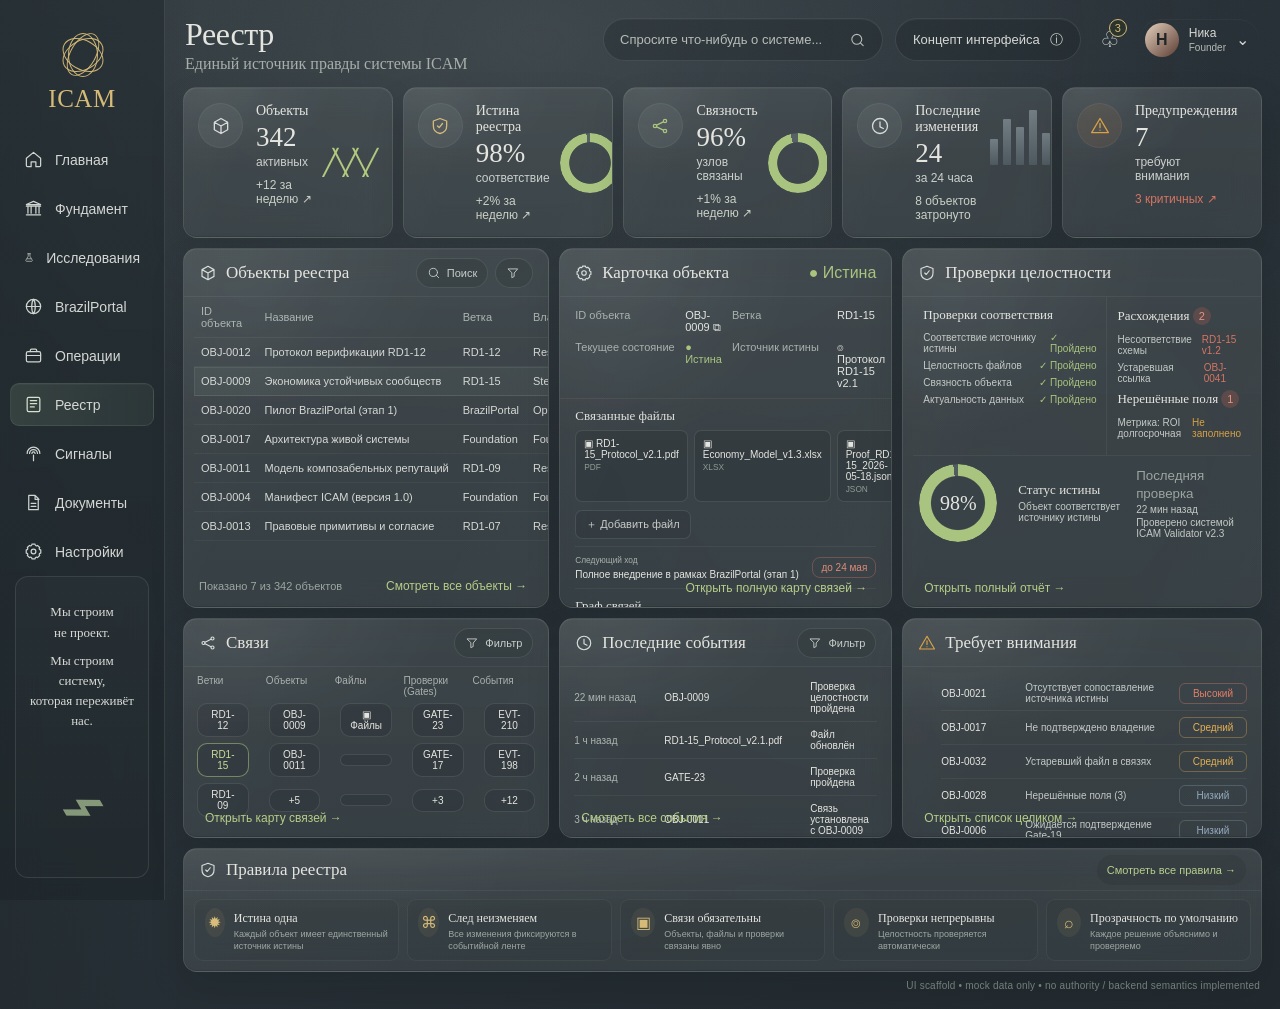
<file: registry/index.html>
<!doctype html>
<html lang="ru">
<head>
  <meta charset="utf-8" />
  <meta name="viewport" content="width=device-width, initial-scale=1" />
  <title>ICAM Founder Panel — Реестр</title>
  <link rel="stylesheet" href="styles.css" />
</head>
<body>
  <svg class="svg-sprite" aria-hidden="true">
    <symbol id="i-home" viewBox="0 0 24 24"><path d="M3 10.5 12 3l9 7.5v9a1.5 1.5 0 0 1-1.5 1.5H15v-6H9v6H4.5A1.5 1.5 0 0 1 3 19.5z"/></symbol>
    <symbol id="i-bank" viewBox="0 0 24 24"><path d="M3 9h18M5 9v9m4-9v9m6-9v9m4-9v9M3 20h18M12 3l9 4H3z"/></symbol>
    <symbol id="i-flask" viewBox="0 0 24 24"><path d="M9 3h6M10 3v6l-5.5 9.2A1.8 1.8 0 0 0 6 21h12a1.8 1.8 0 0 0 1.5-2.8L14 9V3M7.5 15h9"/></symbol>
    <symbol id="i-globe" viewBox="0 0 24 24"><circle cx="12" cy="12" r="9"/><path d="M3 12h18M12 3c3 3.5 3 14.5 0 18M12 3c-3 3.5-3 14.5 0 18"/></symbol>
    <symbol id="i-brief" viewBox="0 0 24 24"><rect x="3" y="7" width="18" height="13" rx="2"/><path d="M8 7V5.5A1.5 1.5 0 0 1 9.5 4h5A1.5 1.5 0 0 1 16 5.5V7M3 12h18"/></symbol>
    <symbol id="i-reg" viewBox="0 0 24 24"><rect x="4" y="3" width="16" height="18" rx="2"/><path d="M8 7h8M8 11h8M8 15h5"/></symbol>
    <symbol id="i-signal" viewBox="0 0 24 24"><path d="M4 12a8 8 0 0 1 16 0M7 12a5 5 0 0 1 10 0M10 12a2 2 0 0 1 4 0M12 14v7"/></symbol>
    <symbol id="i-doc" viewBox="0 0 24 24"><path d="M6 3h8l4 4v14H6zM14 3v5h5M9 13h6M9 17h6"/></symbol>
    <symbol id="i-gear" viewBox="0 0 24 24"><circle cx="12" cy="12" r="3"/><path d="M19.4 15a1.7 1.7 0 0 0 .3 1.9l.1.1-2.8 2.8-.1-.1a1.7 1.7 0 0 0-1.9-.3 1.7 1.7 0 0 0-1 1.6v.2h-4V21a1.7 1.7 0 0 0-1-1.6 1.7 1.7 0 0 0-1.9.3l-.1.1L4.2 17l.1-.1A1.7 1.7 0 0 0 4.6 15 1.7 1.7 0 0 0 3 14H2.8v-4H3a1.7 1.7 0 0 0 1.6-1 1.7 1.7 0 0 0-.3-1.9L4.2 7 7 4.2l.1.1A1.7 1.7 0 0 0 9 4.6 1.7 1.7 0 0 0 10 3V2.8h4V3a1.7 1.7 0 0 0 1 1.6 1.7 1.7 0 0 0 1.9-.3l.1-.1L19.8 7l-.1.1a1.7 1.7 0 0 0-.3 1.9 1.7 1.7 0 0 0 1.6 1h.2v4H21a1.7 1.7 0 0 0-1.6 1z"/></symbol>
    <symbol id="i-cube" viewBox="0 0 24 24"><path d="m12 3 8 4.5v9L12 21l-8-4.5v-9zM4 7.5l8 4.5 8-4.5M12 12v9"/></symbol>
    <symbol id="i-shield" viewBox="0 0 24 24"><path d="M12 3 20 6v6c0 5-3.2 8-8 9-4.8-1-8-4-8-9V6z"/><path d="m9 12 2 2 4-5"/></symbol>
    <symbol id="i-node" viewBox="0 0 24 24"><circle cx="6" cy="12" r="2"/><circle cx="18" cy="6" r="2"/><circle cx="18" cy="18" r="2"/><path d="m8 11 8-4M8 13l8 4"/></symbol>
    <symbol id="i-clock" viewBox="0 0 24 24"><circle cx="12" cy="12" r="9"/><path d="M12 7v6l4 2"/></symbol>
    <symbol id="i-alert" viewBox="0 0 24 24"><path d="M12 3 22 20H2z"/><path d="M12 9v5M12 17h.01"/></symbol>
    <symbol id="i-search" viewBox="0 0 24 24"><circle cx="11" cy="11" r="7"/><path d="m20 20-4-4"/></symbol>
    <symbol id="i-filter" viewBox="0 0 24 24"><path d="M4 5h16l-6 7v6l-4 2v-8z"/></symbol>
    <symbol id="i-link" viewBox="0 0 24 24"><path d="M10 13a5 5 0 0 0 7.1 0l2-2a5 5 0 0 0-7.1-7.1l-1.1 1.1M14 11a5 5 0 0 0-7.1 0l-2 2A5 5 0 0 0 12 20.1l1.1-1.1"/></symbol>
  </svg>

  <div class="app-shell">
    <aside class="sidebar">
      <div class="brand">
        <div class="brand-mark" aria-label="ICAM logo"><span></span><span></span><span></span><span></span></div>
        <div class="brand-word">ICAM</div>
      </div>

      <nav class="nav">
        <a href="#"><svg><use href="#i-home"/></svg><span>Главная</span></a>
        <a href="#"><svg><use href="#i-bank"/></svg><span>Фундамент</span></a>
        <a href="#"><svg><use href="#i-flask"/></svg><span>Исследования</span></a>
        <a href="#"><svg><use href="#i-globe"/></svg><span>BrazilPortal</span></a>
        <a href="#"><svg><use href="#i-brief"/></svg><span>Операции</span></a>
        <a class="active" href="#"><svg><use href="#i-reg"/></svg><span>Реестр</span></a>
        <a href="#"><svg><use href="#i-signal"/></svg><span>Сигналы</span></a>
        <a href="#"><svg><use href="#i-doc"/></svg><span>Документы</span></a>
        <a href="#"><svg><use href="#i-gear"/></svg><span>Настройки</span></a>
      </nav>

      <div class="manifesto">
        <p>Мы строим<br>не проект.</p>
        <p>Мы строим систему,<br>которая переживёт нас.</p>
        <div class="leaf-art">⌁</div>
      </div>
    </aside>

    <main class="main">
      <header class="topbar">
        <div>
          <h1>Реестр</h1>
          <p>Единый источник правды системы ICAM</p>
        </div>
        <div class="top-actions">
          <button class="search-pill"><span>Спросите что-нибудь о системе...</span><svg><use href="#i-search"/></svg></button>
          <button class="concept-pill">Концепт интерфейса <span>ⓘ</span></button>
          <button class="bell" aria-label="Уведомления">♧<b>3</b></button>
          <button class="profile"><span class="avatar">Н</span><span><strong>Ника</strong><small>Founder</small></span><span>⌄</span></button>
        </div>
      </header>

      <section class="kpis">
        <article class="kpi card"><div class="kpi-icon"><svg><use href="#i-cube"/></svg></div><div><span>Объекты</span><strong>342</strong><small>активных</small><em>+12 за неделю ↗</em></div><div class="spark">╱╲╱╲╱</div></article>
        <article class="kpi card"><div class="kpi-icon gold"><svg><use href="#i-shield"/></svg></div><div><span>Истина реестра</span><strong>98%</strong><small>соответствие</small><em>+2% за неделю ↗</em></div><div class="donut"><i style="--p:98%"></i></div></article>
        <article class="kpi card"><div class="kpi-icon sage"><svg><use href="#i-node"/></svg></div><div><span>Связность</span><strong>96%</strong><small>узлов связаны</small><em>+1% за неделю ↗</em></div><div class="donut"><i style="--p:96%"></i></div></article>
        <article class="kpi card"><div class="kpi-icon"><svg><use href="#i-clock"/></svg></div><div><span>Последние изменения</span><strong>24</strong><small>за 24 часа</small><em>8 объектов затронуто</em></div><div class="bars"><b></b><b></b><b></b><b></b><b></b></div></article>
        <article class="kpi card"><div class="kpi-icon warn"><svg><use href="#i-alert"/></svg></div><div><span>Предупреждения</span><strong>7</strong><small>требуют внимания</small><em class="danger">3 критичных ↗</em></div></article>
      </section>

      <section class="dashboard-grid">
        <article class="card panel registry-table">
          <div class="panel-head"><h2><svg><use href="#i-cube"/></svg>Объекты реестра</h2><div class="panel-tools"><button><svg><use href="#i-search"/></svg>Поиск</button><button><svg><use href="#i-filter"/></svg></button></div></div>
          <div class="table-wrap">
            <table><thead><tr><th>ID объекта</th><th>Название</th><th>Ветка</th><th>Владелец</th><th>Статус</th><th>Обновлено</th></tr></thead>
              <tbody>
                <tr><td>OBJ-0012</td><td>Протокол верификации RD1-12</td><td>RD1-12</td><td>Research</td><td><span class="truth">● Истина</span></td><td>22 мин назад</td></tr>
                <tr class="selected"><td>OBJ-0009</td><td>Экономика устойчивых сообществ</td><td>RD1-15</td><td>Steward</td><td><span class="truth">● Истина</span></td><td>1 ч назад</td></tr>
                <tr><td>OBJ-0020</td><td>Пилот BrazilPortal (этап 1)</td><td>BrazilPortal</td><td>Operations</td><td><span class="truth">● Истина</span></td><td>2 ч назад</td></tr>
                <tr><td>OBJ-0017</td><td>Архитектура живой системы</td><td>Foundation</td><td>Founder</td><td><span class="draft">● Черновик</span></td><td>3 ч назад</td></tr>
                <tr><td>OBJ-0011</td><td>Модель композабельных репутаций</td><td>RD1-09</td><td>Research</td><td><span class="truth">● Истина</span></td><td>4 ч назад</td></tr>
                <tr><td>OBJ-0004</td><td>Манифест ICAM (версия 1.0)</td><td>Foundation</td><td>Founder</td><td><span class="truth">● Истина</span></td><td>5 ч назад</td></tr>
                <tr><td>OBJ-0013</td><td>Правовые примитивы и согласие</td><td>RD1-07</td><td>Research</td><td><span class="truth">● Истина</span></td><td>6 ч назад</td></tr>
              </tbody>
            </table>
          </div>
          <div class="panel-foot"><span>Показано 7 из 342 объектов</span><button>Смотреть все объекты →</button></div>
        </article>

        <article class="card panel object-card">
          <div class="panel-head"><h2><svg><use href="#i-gear"/></svg>Карточка объекта</h2><span class="truth">● Истина</span></div>
          <div class="facts"><span>ID объекта</span><strong>OBJ-0009 ⧉</strong><span>Ветка</span><strong>RD1-15</strong><span>Текущее состояние</span><strong class="truth">● Истина</strong><span>Источник истины</span><strong>⌾ Протокол RD1-15 v2.1</strong></div>
          <div class="section-label">Связанные файлы</div>
          <div class="file-chips"><span>▣ RD1-15_Protocol_v2.1.pdf <small>PDF</small></span><span>▣ Economy_Model_v1.3.xlsx <small>XLSX</small></span><span>▣ Proof_RD1-15_2026-05-18.json <small>JSON</small></span></div>
          <button class="ghost-btn">＋ Добавить файл</button>
          <div class="next-move"><span><small>Следующий ход</small>Полное внедрение в рамках BrazilPortal (этап 1)</span><b>до 24 мая</b></div>
          <div class="section-label">Граф связей</div>
          <div class="mini-graph">
            <div class="node branch">RD1-15<small>(Ветка)</small></div><div class="node obj">OBJ-0009</div><div class="node platform">BrazilPortal<small>(Платформа)</small></div>
            <div class="node sub">OBJ-0011<small>(Объект)</small></div><div class="node gate">GATE-23<small>(Проверка)</small></div>
            <svg viewBox="0 0 560 120" preserveAspectRatio="none"><path d="M100 30 C180 30 190 50 260 55"/><path d="M100 88 C180 88 190 65 260 60"/><path d="M320 56 C400 50 410 30 470 30"/><path d="M320 62 C400 70 410 86 470 86"/></svg>
          </div>
          <button class="text-link">Открыть полную карту связей →</button>
        </article>

        <article class="card panel integrity">
          <div class="panel-head"><h2><svg><use href="#i-shield"/></svg>Проверки целостности</h2></div>
          <div class="integrity-grid">
            <div><h3>Проверки соответствия</h3><p>Соответствие источнику истины <span class="truth">✓ Пройдено</span></p><p>Целостность файлов <span class="truth">✓ Пройдено</span></p><p>Связность объекта <span class="truth">✓ Пройдено</span></p><p>Актуальность данных <span class="truth">✓ Пройдено</span></p></div>
            <div><h3>Расхождения <b class="counter">2</b></h3><p>Несоответствие схемы <span class="danger">RD1-15 v1.2</span></p><p>Устаревшая ссылка <span class="danger">OBJ-0041</span></p><h3>Нерешённые поля <b class="counter">1</b></h3><p>Метрика: ROI долгосрочная <span class="warn-text">Не заполнено</span></p></div>
          </div>
          <div class="truth-status"><div class="donut big"><i style="--p:98%"></i><strong>98%</strong></div><div><h3>Статус истины</h3><p>Объект соответствует источнику истины</p></div><div><small>Последняя проверка</small><p>22 мин назад</p><p>Проверено системой<br>ICAM Validator v2.3</p></div></div>
          <button class="text-link">Открыть полный отчёт →</button>
        </article>

        <article class="card panel relations">
          <div class="panel-head"><h2><svg><use href="#i-node"/></svg>Связи</h2><button><svg><use href="#i-filter"/></svg>Фильтр</button></div>
          <div class="relation-diagram"><span>Ветки</span><span>Объекты</span><span>Файлы</span><span>Проверки (Gates)</span><span>События</span>
            <div class="row r1"><b>RD1-12</b><b>OBJ-0009</b><b>▣ Файлы</b><b>GATE-23</b><b>EVT-210</b></div>
            <div class="row r2"><b class="focus">RD1-15</b><b>OBJ-0011</b><b></b><b>GATE-17</b><b>EVT-198</b></div>
            <div class="row r3"><b>RD1-09</b><b>+5</b><b></b><b>+3</b><b>+12</b></div>
          </div>
          <button class="text-link">Открыть карту связей →</button>
        </article>

        <article class="card panel events">
          <div class="panel-head"><h2><svg><use href="#i-clock"/></svg>Последние события</h2><button><svg><use href="#i-filter"/></svg>Фильтр</button></div>
          <ul class="event-list"><li><time>22 мин назад</time><b>OBJ-0009</b><span>Проверка целостности пройдена</span><em class="truth">● Истина</em></li><li><time>1 ч назад</time><b>RD1-15_Protocol_v2.1.pdf</b><span>Файл обновлён</span><em>▣</em></li><li><time>2 ч назад</time><b>GATE-23</b><span>Проверка пройдена</span><em>✓</em></li><li><time>3 ч назад</time><b>OBJ-0011</b><span>Связь установлена с OBJ-0009</span><em>↗</em></li><li><time>4 ч назад</time><b>OBJ-0009</b><span>Статус изменён: Черновик → <span class="truth">Истина</span></span><em class="truth">●</em></li></ul>
          <button class="text-link">Смотреть все события →</button>
        </article>

        <article class="card panel attention">
          <div class="panel-head"><h2><svg class="warn-svg"><use href="#i-alert"/></svg>Требует внимания</h2></div>
          <ol><li><span>OBJ-0021</span><p>Отсутствует сопоставление источника истины</p><b class="sev high">Высокий</b></li><li><span>OBJ-0017</span><p>Не подтверждено владение</p><b class="sev med">Средний</b></li><li><span>OBJ-0032</span><p>Устаревший файл в связях</p><b class="sev med">Средний</b></li><li><span>OBJ-0028</span><p>Нерешённые поля (3)</p><b class="sev low">Низкий</b></li><li><span>OBJ-0006</span><p>Ожидается подтверждение Gate-19</p><b class="sev low">Низкий</b></li></ol>
          <button class="text-link">Открыть список целиком →</button>
        </article>
      </section>

      <section class="rules card panel">
        <div class="panel-head"><h2><svg><use href="#i-shield"/></svg>Правила реестра</h2><button>Смотреть все правила →</button></div>
        <div class="rules-row"><div><span>✹</span><p><strong>Истина одна</strong><small>Каждый объект имеет единственный источник истины</small></p></div><div><span>⌘</span><p><strong>След неизменяем</strong><small>Все изменения фиксируются в событийной ленте</small></p></div><div><span>▣</span><p><strong>Связи обязательны</strong><small>Объекты, файлы и проверки связаны явно</small></p></div><div><span>⌾</span><p><strong>Проверки непрерывны</strong><small>Целостность проверяется автоматически</small></p></div><div><span>⌕</span><p><strong>Прозрачность по умолчанию</strong><small>Каждое решение объяснимо и проверяемо</small></p></div></div>
      </section>

      <footer class="demo-note">UI scaffold • mock data only • no authority / backend semantics implemented</footer>
    </main>
  </div>
  <script src="app.js"></script>
</body>
</html>
</file>
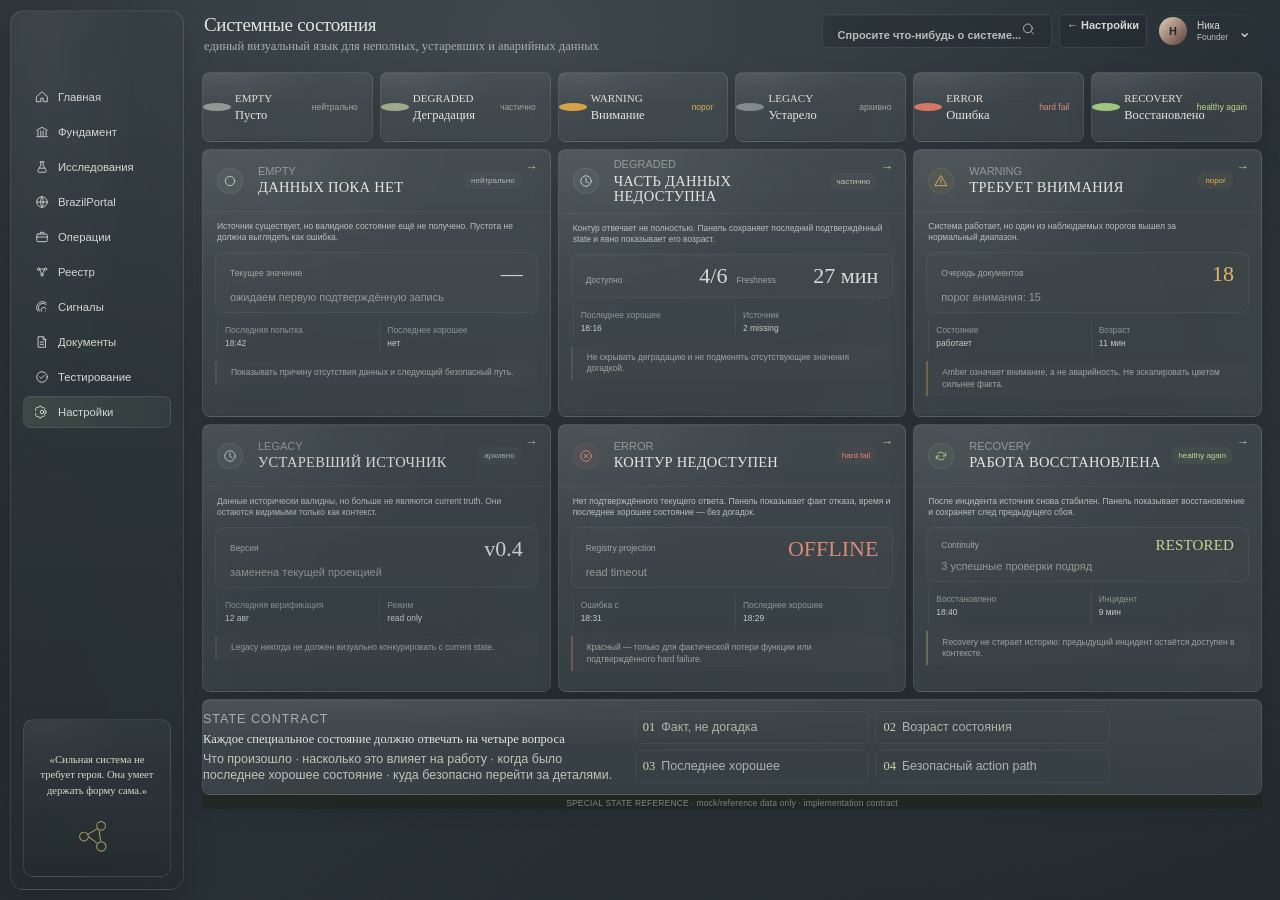
<file: final/states.html>
<!doctype html>
<html lang="ru">
<head>
  <meta charset="utf-8">
  <meta name="viewport" content="width=device-width,initial-scale=1">
  <title>ICAM Founder Panel — Системные состояния</title>
  <link rel="stylesheet" href="styles.css">
  <link rel="stylesheet" href="states.css">
  <link rel="stylesheet" href="shell-normalize.css">
<link rel="stylesheet" href="panel-readability.css">
<link rel="stylesheet" href="panel-polish.css">
<link rel="stylesheet" href="panel-system.css">
<link rel="stylesheet" href="panel-layout.css">
<link rel="stylesheet" href="panel-final.css">
</head>
<body class="states-page">
  <svg class="svg-sprite" aria-hidden="true">
    <symbol id="i-home" viewBox="0 0 24 24"><path d="M3 11 12 3l9 8v9H14v-6h-4v6H3z"/></symbol>
    <symbol id="i-bank" viewBox="0 0 24 24"><path d="m3 9 9-5 9 5M5 10v8M10 10v8M14 10v8M19 10v8M3 20h18"/></symbol>
    <symbol id="i-flask" viewBox="0 0 24 24"><path d="M9 3h6M10 3v6l-5 9a2 2 0 0 0 2 3h10a2 2 0 0 0 2-3l-5-9V3M8 14h8"/></symbol>
    <symbol id="i-globe" viewBox="0 0 24 24"><circle cx="12" cy="12" r="9"/><path d="M3 12h18M12 3c3 3 3 15 0 18M12 3c-3 3-3 15 0 18"/></symbol>
    <symbol id="i-brief" viewBox="0 0 24 24"><rect x="3" y="7" width="18" height="13" rx="2"/><path d="M9 7V4h6v3M3 12h18"/></symbol>
    <symbol id="i-reg" viewBox="0 0 24 24"><circle cx="6" cy="7" r="2"/><circle cx="18" cy="7" r="2"/><circle cx="12" cy="17" r="2"/><path d="M8 8.5 11 15M16 8.5 13 15M8 7h8"/></symbol>
    <symbol id="i-signal" viewBox="0 0 24 24"><path d="M5 19a10 10 0 0 1 14-14M8 19a7 7 0 0 1 11-11M11 19a4 4 0 0 1 8-4M18 19h.01"/></symbol>
    <symbol id="i-doc" viewBox="0 0 24 24"><path d="M6 3h8l4 4v14H6zM14 3v5h5M9 12h6M9 16h6"/></symbol>
    <symbol id="i-gear" viewBox="0 0 24 24"><circle cx="12" cy="12" r="3"/><path d="M19 13.5v-3l-2-.7a7 7 0 0 0-.8-1.8l.9-1.9-2.2-2.2-1.9.9a7 7 0 0 0-1.8-.8L10.5 2h-3l-.7 2a7 7 0 0 0-1.8.8l-1.9-.9L.9 6.1 1.8 8a7 7 0 0 0-.8 1.8l-2 .7v3l2 .7a7 7 0 0 0 .8 1.8l-.9 1.9 2.2 2.2 1.9-.9a7 7 0 0 0 1.8.8l.7 2h3l.7-2a7 7 0 0 0 1.8-.8l1.9.9 2.2-2.2-.9-1.9a7 7 0 0 0 .8-1.8z"/></symbol>
    <symbol id="i-search" viewBox="0 0 24 24"><circle cx="11" cy="11" r="7"/><path d="m20 20-4-4"/></symbol>
    <symbol id="i-circle" viewBox="0 0 24 24"><circle cx="12" cy="12" r="8"/></symbol>
    <symbol id="i-warn" viewBox="0 0 24 24"><path d="M12 3 22 20H2z"/><path d="M12 9v5M12 17h.01"/></symbol>
    <symbol id="i-clock" viewBox="0 0 24 24"><circle cx="12" cy="12" r="9"/><path d="M12 7v6l4 2"/></symbol>
    <symbol id="i-error" viewBox="0 0 24 24"><circle cx="12" cy="12" r="9"/><path d="m9 9 6 6M15 9l-6 6"/></symbol>
    <symbol id="i-refresh" viewBox="0 0 24 24"><path d="M20 7v5h-5M4 17v-5h5"/><path d="M7 7a7 7 0 0 1 11 2M17 17a7 7 0 0 1-11-2"/></symbol>
    <symbol id="i-check" viewBox="0 0 24 24"><circle cx="12" cy="12" r="9"/><path d="m8 12 2.5 2.5L16 9"/></symbol>
  </svg>

  <div class="app-shell">
    <aside class="sidebar">
      <div class="brand" aria-label="ICAM Lab"><div class="brand-logo-fallback"><span>ICAM</span><i>/</i><b>LAB</b></div></div>
      <nav class="nav">
        <a href="index.html"><svg><use href="#i-home"/></svg><span>Главная</span></a>
        <a href="foundation.html"><svg><use href="#i-bank"/></svg><span>Фундамент</span></a>
        <a href="research.html"><svg><use href="#i-flask"/></svg><span>Исследования</span></a>
        <a href="brazilportal.html"><svg><use href="#i-globe"/></svg><span>BrazilPortal</span></a>
        <a href="operations.html"><svg><use href="#i-brief"/></svg><span>Операции</span></a>
        <a href="registry.html"><svg><use href="#i-reg"/></svg><span>Реестр</span></a>
        <a href="signals.html"><svg><use href="#i-signal"/></svg><span>Сигналы</span></a>
        <a href="documents.html"><svg><use href="#i-doc"/></svg><span>Документы</span></a>
        <a href="testing.html"><svg><use href="#i-check"/></svg><span>Тестирование</span></a>
        <a class="active" href="settings.html"><svg><use href="#i-gear"/></svg><span>Настройки</span></a>
      </nav>
      <div class="manifesto"><p class="side-quote">«Сильная система не требует героя. Она умеет держать форму сама.»</p><div class="leaf-art">⌁</div></div>
    </aside>

    <main class="main states-main">
      <header class="topbar states-topbar">
        <div><h1>Системные состояния</h1><p>единый визуальный язык для неполных, устаревших и аварийных данных</p></div>
        <div class="top-actions">
          <button class="search-pill"><span>Спросите что-нибудь о системе...</span><svg><use href="#i-search"/></svg></button>
          <a class="concept-pill state-back" href="settings.html">← Настройки</a>
          <button class="profile"><span class="avatar">Н</span><span><strong>Ника</strong><small>Founder</small></span><span>⌄</span></button>
        </div>
      </header>

      <section class="state-token-strip">
        <article class="card token-card empty"><span></span><div><small>EMPTY</small><b>Пусто</b></div><em>нейтрально</em></article>
        <article class="card token-card degraded"><span></span><div><small>DEGRADED</small><b>Деградация</b></div><em>частично</em></article>
        <article class="card token-card warning"><span></span><div><small>WARNING</small><b>Внимание</b></div><em>порог</em></article>
        <article class="card token-card legacy"><span></span><div><small>LEGACY</small><b>Устарело</b></div><em>архивно</em></article>
        <article class="card token-card error"><span></span><div><small>ERROR</small><b>Ошибка</b></div><em>hard fail</em></article>
        <article class="card token-card recovery"><span></span><div><small>RECOVERY</small><b>Восстановлено</b></div><em>healthy again</em></article>
      </section>

      <section class="state-grid">
        <article class="card state-card empty-state">
          <div class="state-head"><div class="state-icon"><svg><use href="#i-circle"/></svg></div><div><small>EMPTY</small><h2>Данных пока нет</h2></div><b>нейтрально</b></div>
          <p class="state-copy">Источник существует, но валидное состояние ещё не получено. Пустота не должна выглядеть как ошибка.</p>
          <div class="state-example"><span>Текущее значение</span><strong>—</strong><small>ожидаем первую подтверждённую запись</small></div>
          <div class="state-meta"><span><i>Последняя попытка</i><b>18:42</b></span><span><i>Последнее хорошее</i><b>нет</b></span></div>
          <div class="state-rule">Показывать причину отсутствия данных и следующий безопасный путь.</div>
          <a class="text-link state-action" href="settings.html">Открыть источник →</a>
        </article>

        <article class="card state-card degraded-state">
          <div class="state-head"><div class="state-icon"><svg><use href="#i-clock"/></svg></div><div><small>DEGRADED</small><h2>Часть данных недоступна</h2></div><b>частично</b></div>
          <p class="state-copy">Контур отвечает не полностью. Панель сохраняет последний подтверждённый state и явно показывает его возраст.</p>
          <div class="state-example split"><span>Доступно <strong>4/6</strong></span><span>Freshness <strong>27 мин</strong></span></div>
          <div class="state-meta"><span><i>Последнее хорошее</i><b>18:16</b></span><span><i>Источник</i><b>2 missing</b></span></div>
          <div class="state-rule">Не скрывать деградацию и не подменять отсутствующие значения догадкой.</div>
          <a class="text-link state-action" href="signals.html">Показать недоступные поля →</a>
        </article>

        <article class="card state-card warning-state">
          <div class="state-head"><div class="state-icon"><svg><use href="#i-warn"/></svg></div><div><small>WARNING</small><h2>Требует внимания</h2></div><b>порог</b></div>
          <p class="state-copy">Система работает, но один из наблюдаемых порогов вышел за нормальный диапазон.</p>
          <div class="state-example warning-line"><span>Очередь документов</span><strong>18</strong><small>порог внимания: 15</small></div>
          <div class="state-meta"><span><i>Состояние</i><b>работает</b></span><span><i>Возраст</i><b>11 мин</b></span></div>
          <div class="state-rule">Amber означает внимание, а не аварийность. Не эскалировать цветом сильнее факта.</div>
          <a class="text-link state-action" href="documents.html">Открыть контекст →</a>
        </article>

        <article class="card state-card legacy-state">
          <div class="state-head"><div class="state-icon"><svg><use href="#i-clock"/></svg></div><div><small>LEGACY</small><h2>Устаревший источник</h2></div><b>архивно</b></div>
          <p class="state-copy">Данные исторически валидны, но больше не являются current truth. Они остаются видимыми только как контекст.</p>
          <div class="state-example"><span>Версия</span><strong>v0.4</strong><small>заменена текущей проекцией</small></div>
          <div class="state-meta"><span><i>Последняя верификация</i><b>12 авг</b></span><span><i>Режим</i><b>read only</b></span></div>
          <div class="state-rule">Legacy никогда не должен визуально конкурировать с current state.</div>
          <a class="text-link state-action" href="documents.html">Открыть историю →</a>
        </article>

        <article class="card state-card error-state">
          <div class="state-head"><div class="state-icon"><svg><use href="#i-error"/></svg></div><div><small>ERROR</small><h2>Контур недоступен</h2></div><b>hard fail</b></div>
          <p class="state-copy">Нет подтверждённого текущего ответа. Панель показывает факт отказа, время и последнее хорошее состояние — без догадок.</p>
          <div class="state-example error-line"><span>Registry projection</span><strong>OFFLINE</strong><small>read timeout</small></div>
          <div class="state-meta"><span><i>Ошибка с</i><b>18:31</b></span><span><i>Последнее хорошее</i><b>18:29</b></span></div>
          <div class="state-rule">Красный — только для фактической потери функции или подтверждённого hard failure.</div>
          <a class="text-link state-action" href="operations.html">Открыть диагностику →</a>
        </article>

        <article class="card state-card recovery-state">
          <div class="state-head"><div class="state-icon"><svg><use href="#i-refresh"/></svg></div><div><small>RECOVERY</small><h2>Работа восстановлена</h2></div><b>healthy again</b></div>
          <p class="state-copy">После инцидента источник снова стабилен. Панель показывает восстановление и сохраняет след предыдущего сбоя.</p>
          <div class="state-example recovery-line"><span>Continuity</span><strong>RESTORED</strong><small>3 успешные проверки подряд</small></div>
          <div class="state-meta"><span><i>Восстановлено</i><b>18:40</b></span><span><i>Инцидент</i><b>9 мин</b></span></div>
          <div class="state-rule">Recovery не стирает историю: предыдущий инцидент остаётся доступен в контексте.</div>
          <a class="text-link state-action" href="foundation.html">Открыть receipt →</a>
        </article>
      </section>

      <section class="card state-contract">
        <div><small>STATE CONTRACT</small><h3>Каждое специальное состояние должно отвечать на четыре вопроса</h3><p>Что произошло · насколько это влияет на работу · когда было последнее хорошее состояние · куда безопасно перейти за деталями.</p></div>
        <div class="contract-points"><span><b>01</b>Факт, не догадка</span><span><b>02</b>Возраст состояния</span><span><b>03</b>Последнее хорошее</span><span><b>04</b>Безопасный action path</span></div>
        <a class="text-link" href="settings.html">Вернуться в Настройки →</a>
      </section>
      <div class="demo-note">SPECIAL STATE REFERENCE · mock/reference data only · implementation contract</div>
    </main>
  </div>


<script>
(function(){
  function setupCardArrows(){
    document.querySelectorAll('.text-link').forEach(function(link){
      var card = link.closest('.card') || link.closest('.foundation-footer-card') || link.closest('.bp-bottom') || link.closest('.doc-bottom') || link.closest('.sig-bottom') || link.closest('.ops-bottom') || link.closest('.state-contract');
      if(!card) return;
      var head = card.querySelector('.panel-head, .state-head');
      if(!head || head.querySelector('.top-corner-arrow')) return;

      var href = link.tagName === 'A' ? link.getAttribute('href') : null;
      var arrow;
      if(href && href !== '#'){
        arrow = document.createElement('a');
        arrow.href = href;
        arrow.setAttribute('aria-label', link.textContent.trim().replace(/\s*→\s*$/,''));
      } else {
        arrow = document.createElement('span');
        arrow.setAttribute('aria-hidden','true');
      }
      arrow.className = 'top-corner-arrow';
      arrow.textContent = '→';
      head.appendChild(arrow);
    });
  }
  if(document.readyState === 'loading') document.addEventListener('DOMContentLoaded', setupCardArrows);
  else setupCardArrows();
})();
</script>


<script src="panel-fit.js"></script>
<script defer src="panel-cards.js"></script>
<script defer src="panel-scroll.js"></script>
</body>
</html>
</file>
<file: registry/styles.css>
:root {
  --bg-0:#222a30;
  --bg-1:#2b3338;
  --bg-2:#313a3f;
  --surface:rgba(69,78,82,.58);
  --surface-2:rgba(78,87,90,.54);
  --surface-3:rgba(86,95,96,.46);
  --line:rgba(237,241,237,.105);
  --line-soft:rgba(235,239,235,.06);
  --text:#e5e5df;
  --muted:#a8aeaa;
  --muted-2:#858d89;
  --sage:#a9c47f;
  --sage-2:#7f9d67;
  --gold:#d6bb78;
  --amber:#d7a144;
  --coral:#d47563;
  --steel:#7da3b9;
  --blue:#7692b5;
  --shadow:0 16px 34px rgba(8,12,14,.14), inset 0 1px 0 rgba(255,255,255,.036), inset 0 -1px 0 rgba(0,0,0,.12);
  --radius:14px;
}
*{box-sizing:border-box}
html,body{margin:0;min-height:100%;background:#1d2429;color:var(--text);font-family:Inter,ui-sans-serif,-apple-system,BlinkMacSystemFont,"Segoe UI",sans-serif}
body{overflow-x:auto;background:
  radial-gradient(1100px 680px at 42% 4%,rgba(170,181,180,.15),transparent 62%),
  radial-gradient(840px 660px at 80% 52%,rgba(112,126,122,.08),transparent 68%),
  linear-gradient(145deg,#2e373c 0%,#283137 44%,#222a30 100%)}
body:before{content:"";position:fixed;inset:0;pointer-events:none;opacity:.20;background-image:url("data:image/svg+xml,%3Csvg xmlns='http://www.w3.org/2000/svg' width='160' height='160' viewBox='0 0 160 160'%3E%3Cfilter id='n'%3E%3CfeTurbulence type='fractalNoise' baseFrequency='.78' numOctaves='3' stitchTiles='stitch'/%3E%3C/filter%3E%3Crect width='100%25' height='100%25' filter='url(%23n)' opacity='.16'/%3E%3C/svg%3E");mix-blend-mode:soft-light}
.svg-sprite{position:absolute;width:0;height:0;overflow:hidden}
svg{width:20px;height:20px;fill:none;stroke:currentColor;stroke-width:1.55;stroke-linecap:round;stroke-linejoin:round}
button,a{font:inherit;color:inherit}
button{border:0;background:none;cursor:pointer}
.app-shell{display:grid;grid-template-columns:190px minmax(1220px,1fr);min-height:100vh;background:linear-gradient(90deg,rgba(15,21,24,.15),transparent 16%)}
.sidebar{position:sticky;top:0;height:100vh;padding:28px 14px 20px;border-right:1px solid var(--line);background:linear-gradient(180deg,rgba(36,45,50,.64),rgba(30,38,42,.74));backdrop-filter:blur(18px)}
.brand{height:105px;text-align:center;color:var(--gold)}
.brand-mark{position:relative;width:64px;height:54px;margin:auto}
.brand-mark span{position:absolute;left:18px;top:5px;width:30px;height:44px;border:1.4px solid var(--gold);border-radius:50%;opacity:.95}
.brand-mark span:nth-child(2){transform:rotate(60deg)}.brand-mark span:nth-child(3){transform:rotate(120deg)}.brand-mark span:nth-child(4){transform:rotate(30deg);width:26px;height:47px;left:20px;top:3px}
.brand-word{font-family:Georgia,"Times New Roman",serif;font-size:25px;letter-spacing:.5px;margin-top:3px}
.nav{display:flex;flex-direction:column;gap:6px;margin-top:5px}
.nav a{display:flex;align-items:center;gap:12px;padding:11px 13px;border:1px solid transparent;border-radius:9px;color:#d4d7d3;text-decoration:none;font-size:14px;transition:.15s}
.nav a svg{width:19px;height:19px;color:#d0d5d1}.nav a:hover{background:rgba(255,255,255,.035)}
.nav a.active{background:linear-gradient(90deg,rgba(115,140,115,.24),rgba(91,107,101,.16));border-color:rgba(174,198,170,.13);box-shadow:inset 0 1px 0 rgba(255,255,255,.03)}
.nav a.active svg{color:#d7e1d0}
.manifesto{position:absolute;bottom:22px;left:15px;right:15px;min-height:245px;padding:25px 11px 12px;text-align:center;border:1px solid var(--line);border-radius:13px;background:linear-gradient(180deg,rgba(255,255,255,.025),rgba(255,255,255,.012));color:#d9dbd6;font-family:Georgia,"Times New Roman",serif;font-size:13px;line-height:1.55}
.manifesto p{margin:0 0 8px}.leaf-art{margin-top:16px;font-size:76px;font-weight:200;color:#9eb48b;transform:rotate(-30deg);opacity:.8}
.main{padding:18px 28px 18px;min-width:1220px}
.topbar{display:flex;justify-content:space-between;align-items:flex-start;height:68px;padding:0 2px}.topbar h1{font:400 32px/1 Georgia,"Times New Roman",serif;margin:0 0 5px;letter-spacing:-.4px}.topbar p{margin:0;color:var(--muted);font:16px Georgia,"Times New Roman",serif}
.top-actions{display:flex;align-items:center;gap:12px}.search-pill,.concept-pill,.profile{height:43px;border:1px solid var(--line);border-radius:22px;background:rgba(22,29,33,.26);box-shadow:inset 0 1px 0 rgba(255,255,255,.03);display:flex;align-items:center;gap:10px;color:#d6d8d4}.search-pill{width:280px;justify-content:space-between;padding:0 16px;color:#b7bcb8;font-size:13px}.search-pill svg{width:17px}.concept-pill{padding:0 17px;font-size:13px}.bell{position:relative;width:34px;height:42px;font-size:22px;color:#cfd4cf}.bell b{position:absolute;top:0;right:0;background:#2b332d;color:var(--gold);border:1px solid var(--gold);width:18px;height:18px;border-radius:50%;font:11px/16px sans-serif}.profile{padding:0 10px 0 5px;border-color:transparent;background:transparent}.avatar{width:34px;height:34px;border-radius:50%;display:grid;place-items:center;background:linear-gradient(135deg,#e4d0bd,#5b3c32);color:#1f2527;font-weight:700}.profile>span:nth-child(2){display:flex;flex-direction:column;align-items:flex-start;font-size:12px}.profile strong{font-weight:500}.profile small{color:#b6bbb7;margin-top:2px}
.card{position:relative;border:1px solid var(--line);border-radius:var(--radius);background:
  radial-gradient(120% 110% at 14% 0%,rgba(255,255,255,.062),transparent 48%),
  linear-gradient(180deg,rgba(255,255,255,.026),rgba(255,255,255,.008) 32%,rgba(0,0,0,.025)),
  var(--surface);box-shadow:var(--shadow);backdrop-filter:blur(14px);overflow:hidden}
.card:after{content:"";position:absolute;inset:0;pointer-events:none;background:linear-gradient(112deg,rgba(255,255,255,.018),transparent 32%,transparent 72%,rgba(255,255,255,.009));mix-blend-mode:screen}
.kpis{display:grid;grid-template-columns:1.05fr 1.05fr 1.05fr 1.05fr 1fr;gap:10px;margin:1px 0 10px}.kpi{min-height:113px;padding:15px 14px;display:grid;grid-template-columns:48px 1fr auto;gap:10px;align-items:start}.kpi-icon{width:45px;height:45px;border-radius:50%;display:grid;place-items:center;background:rgba(145,158,156,.12);border:1px solid rgba(255,255,255,.05);color:#d7dcd8}.kpi-icon.gold{color:var(--gold)}.kpi-icon.sage{color:var(--sage)}.kpi-icon.warn{color:var(--amber);background:rgba(201,130,74,.10)}.kpi span{display:block;font:16px Georgia,"Times New Roman",serif}.kpi strong{font:400 30px Georgia,"Times New Roman",serif;display:block;margin-top:3px}.kpi small{display:block;color:#ccd0cc;font-size:12px;margin-top:2px}.kpi em{display:block;color:#cbd0c6;font-style:normal;font-size:12px;margin-top:9px}.kpi .danger{color:var(--coral)}.spark{align-self:center;color:#b2ca7f;letter-spacing:-5px;font-size:25px;padding-right:5px}.bars{height:62px;display:flex;gap:5px;align-items:end;padding-top:8px}.bars b{width:8px;background:linear-gradient(#849097,#556067);border-radius:1px;opacity:.75}.bars b:nth-child(1){height:26px}.bars b:nth-child(2){height:46px}.bars b:nth-child(3){height:38px}.bars b:nth-child(4){height:55px}.bars b:nth-child(5){height:32px}
.donut{position:relative;width:60px;height:60px;align-self:center}.donut i{position:absolute;inset:0;border-radius:50%;background:conic-gradient(var(--sage) var(--p),rgba(196,207,201,.18) 0);-webkit-mask:radial-gradient(circle at 50% 50%,transparent 48%,#000 50%);mask:radial-gradient(circle at 50% 50%,transparent 48%,#000 50%)}.donut.big{width:78px;height:78px}.donut.big strong{position:absolute;inset:0;display:grid;place-items:center;font:400 20px Georgia,serif}
.dashboard-grid{display:grid;grid-template-columns:1.1fr 1fr 1.12fr;grid-template-rows:360px 220px;gap:10px}.panel{padding:0}.panel-head{height:48px;padding:0 15px;display:flex;align-items:center;justify-content:space-between;border-bottom:1px solid var(--line-soft)}.panel-head h2{margin:0;display:flex;align-items:center;gap:9px;font:400 17px Georgia,"Times New Roman",serif}.panel-head h2 svg{width:18px;height:18px;color:#d7ddd8}.panel-tools,.panel-head>button{display:flex;gap:7px}.panel-tools button,.panel-head>button{height:30px;min-width:38px;border:1px solid var(--line);border-radius:16px;padding:0 10px;display:flex;align-items:center;gap:6px;color:#c9ceca;background:rgba(18,24,28,.12);font-size:11px}.panel-tools svg,.panel-head>button svg{width:14px;height:14px}.truth{color:var(--sage)}.draft{color:#b7c8d5}.danger{color:var(--coral)!important}.warn-text{color:var(--amber)}
.table-wrap{padding:0 10px}table{width:100%;border-collapse:collapse;font-size:11px;color:#d6d9d5}th{color:#aeb5b0;font-weight:500;text-align:left;padding:8px 7px;border-bottom:1px solid var(--line-soft)}td{padding:8px 7px;border-bottom:1px solid rgba(234,238,234,.045);white-space:nowrap}.registry-table tbody tr.selected{background:linear-gradient(90deg,rgba(187,205,176,.065),rgba(255,255,255,.018));box-shadow:inset 0 0 0 1px rgba(208,220,204,.09)}.panel-foot{position:absolute;bottom:0;left:0;right:0;height:43px;padding:0 15px;display:flex;align-items:center;justify-content:space-between;color:#9ea6a1;font-size:11px}.panel-foot button,.text-link{color:#b6ce87;font-size:12px}
.object-card{padding-bottom:36px}.facts{display:grid;grid-template-columns:115px 1fr 110px 1fr;gap:7px 10px;padding:12px 15px 9px;font-size:11px;border-bottom:1px solid var(--line-soft)}.facts span{color:#aab1ad}.facts strong{font-weight:500}.section-label{padding:9px 15px 6px;color:#e1e2dd;font:13px Georgia,serif}.file-chips{display:flex;gap:6px;padding:0 15px}.file-chips span{border:1px solid var(--line);border-radius:7px;padding:7px 8px;font-size:10px;background:rgba(26,33,36,.18)}.file-chips small{display:block;color:#919a95;margin-top:2px}.ghost-btn{margin:8px 15px 5px;padding:6px 10px;border:1px solid var(--line);border-radius:7px;color:#c7cbc7;font-size:11px;background:rgba(23,29,32,.12)}.next-move{margin:2px 15px 0;padding:8px 0;border-top:1px solid var(--line-soft);border-bottom:1px solid var(--line-soft);display:flex;justify-content:space-between;align-items:center;font-size:10px}.next-move span{display:flex;flex-direction:column;gap:4px}.next-move small{color:#a9b0ac}.next-move b{border:1px solid rgba(212,117,99,.35);color:#e18a77;border-radius:8px;padding:4px 8px;font-weight:500}.mini-graph{position:relative;height:83px;margin:0 12px}.mini-graph .node{position:absolute;z-index:2;border:1px solid var(--line);border-radius:10px;padding:5px 10px;background:rgba(36,43,46,.7);font-size:10px;text-align:center}.mini-graph small{display:block;color:#9ca5a0}.mini-graph .branch{left:10px;top:7px}.mini-graph .sub{left:10px;bottom:4px}.mini-graph .obj{left:44%;top:27px;border-color:rgba(170,199,122,.68);box-shadow:0 0 18px rgba(169,196,127,.09)}.mini-graph .platform{right:6px;top:7px}.mini-graph .gate{right:6px;bottom:4px}.mini-graph svg{position:absolute;inset:0;width:100%;height:100%;stroke:rgba(220,226,221,.58);stroke-width:1.2;fill:none}.object-card .text-link{position:absolute;bottom:11px;left:36%;}
.integrity{padding-bottom:34px}.integrity-grid{display:grid;grid-template-columns:1.15fr .85fr;margin:0 10px;border-bottom:1px solid var(--line-soft)}.integrity-grid>div{padding:10px;border-right:1px solid var(--line-soft)}.integrity-grid>div:last-child{border-right:0}.integrity h3{font:400 13px Georgia,serif;margin:0 0 9px}.integrity p{font-size:10px;margin:6px 0;color:#c4c9c5;display:flex;justify-content:space-between;gap:10px}.counter{display:inline-grid;place-items:center;width:18px;height:18px;border-radius:50%;background:rgba(196,98,80,.25);color:#e09787;font:11px sans-serif}.truth-status{display:grid;grid-template-columns:90px 1fr 1fr;align-items:center;padding:8px 16px;gap:9px}.truth-status h3{margin-bottom:3px}.truth-status p{display:block;margin:2px 0}.truth-status small{color:#9ca5a0}.integrity>.text-link{position:absolute;bottom:11px;left:15px}
.relations,.events,.attention{padding-bottom:35px}.relation-diagram{padding:8px 13px;font-size:10px;display:grid;grid-template-columns:repeat(5,1fr);gap:6px}.relation-diagram>span{color:#aab1ad}.relation-diagram .row{grid-column:1/-1;display:grid;grid-template-columns:repeat(5,1fr);gap:20px;align-items:center}.relation-diagram b{font-weight:500;border:1px solid var(--line);border-radius:10px;padding:5px 8px;text-align:center;background:rgba(30,37,40,.18)}.relation-diagram b.focus{border-color:rgba(169,196,127,.55);color:#c9dc9a}.relations>.text-link,.events>.text-link,.attention>.text-link{position:absolute;bottom:11px;left:15px}
.event-list{list-style:none;margin:0;padding:7px 14px}.event-list li{display:grid;grid-template-columns:82px 138px 1fr 62px;gap:8px;padding:7px 0;border-bottom:1px solid var(--line-soft);font-size:10px;align-items:center}.event-list time{color:#aeb5b0}.event-list b{font-weight:500}.event-list em{justify-self:end;font-style:normal}
.attention ol{margin:0;padding:9px 14px 0 38px}.attention li{display:grid;grid-template-columns:76px 1fr 68px;gap:8px;align-items:center;padding:6px 0;border-bottom:1px solid var(--line-soft);font-size:10px}.attention li p{margin:0;color:#c5cac6}.sev{font-weight:500;border:1px solid;border-radius:6px;padding:4px 6px;text-align:center}.sev.high{color:#e67f67;border-color:rgba(230,127,103,.35)}.sev.med{color:#e6b151;border-color:rgba(230,177,81,.35)}.sev.low{color:#93abc0;border-color:rgba(147,171,192,.28)}.warn-svg{color:var(--amber)!important}
.rules{margin-top:10px;min-height:114px}.rules .panel-head{height:42px}.rules .panel-head button{border:0;color:#b9cf8e}.rules-row{display:grid;grid-template-columns:repeat(5,1fr);gap:8px;padding:8px 10px 10px}.rules-row>div{min-height:54px;border:1px solid var(--line-soft);border-radius:9px;background:rgba(42,50,53,.16);padding:8px 10px;display:flex;gap:9px;align-items:flex-start}.rules-row>div>span{width:29px;height:29px;border-radius:50%;display:grid;place-items:center;background:rgba(198,167,98,.09);color:var(--gold)}.rules-row p{margin:0}.rules-row strong{font:400 12px Georgia,serif}.rules-row small{display:block;color:#9fa7a2;font-size:9px;line-height:1.35;margin-top:2px}
.demo-note{padding:8px 2px 0;color:#7f8884;font-size:10px;letter-spacing:.2px;text-align:right}
@media(max-width:1300px){.app-shell{grid-template-columns:165px minmax(1080px,1fr)}.main{min-width:1080px;padding-left:18px;padding-right:18px}.sidebar{padding-left:10px;padding-right:10px}.kpi span{font-size:14px}.kpi strong{font-size:27px}.dashboard-grid{grid-template-columns:1.1fr 1fr 1.08fr}.facts{grid-template-columns:100px 1fr 95px 1fr}}
</file>
<file: final/styles.css>
:root {
  --bg-0:#222a30;
  --bg-1:#2b3338;
  --bg-2:#313a3f;
  --surface:rgba(69,78,82,.58);
  --surface-2:rgba(78,87,90,.54);
  --surface-3:rgba(86,95,96,.46);
  --line:rgba(237,241,237,.105);
  --line-soft:rgba(235,239,235,.06);
  --text:#e5e5df;
  --muted:#a8aeaa;
  --muted-2:#858d89;
  --sage:#a9c47f;
  --sage-2:#7f9d67;
  --gold:#d6bb78;
  --amber:#d7a144;
  --coral:#d47563;
  --steel:#7da3b9;
  --blue:#7692b5;
  --shadow:0 16px 34px rgba(8,12,14,.14), inset 0 1px 0 rgba(255,255,255,.036), inset 0 -1px 0 rgba(0,0,0,.12);
  --radius:14px;
}
*{box-sizing:border-box}
html,body{margin:0;min-height:100%;background:#1d2429;color:var(--text);font-family:Inter,ui-sans-serif,-apple-system,BlinkMacSystemFont,"Segoe UI",sans-serif}
body{overflow-x:auto;background:
  radial-gradient(1100px 680px at 42% 4%,rgba(170,181,180,.15),transparent 62%),
  radial-gradient(840px 660px at 80% 52%,rgba(112,126,122,.08),transparent 68%),
  linear-gradient(145deg,#2e373c 0%,#283137 44%,#222a30 100%)}
body:before{content:"";position:fixed;inset:0;pointer-events:none;opacity:.20;background-image:url("data:image/svg+xml,%3Csvg xmlns='http://www.w3.org/2000/svg' width='160' height='160' viewBox='0 0 160 160'%3E%3Cfilter id='n'%3E%3CfeTurbulence type='fractalNoise' baseFrequency='.78' numOctaves='3' stitchTiles='stitch'/%3E%3C/filter%3E%3Crect width='100%25' height='100%25' filter='url(%23n)' opacity='.16'/%3E%3C/svg%3E");mix-blend-mode:soft-light}
.svg-sprite{position:absolute;width:0;height:0;overflow:hidden}
svg{width:20px;height:20px;fill:none;stroke:currentColor;stroke-width:1.55;stroke-linecap:round;stroke-linejoin:round}
button,a{font:inherit;color:inherit}
button{border:0;background:none;cursor:pointer}
.app-shell{display:grid;grid-template-columns:190px minmax(1220px,1fr);min-height:100vh;background:linear-gradient(90deg,rgba(15,21,24,.15),transparent 16%)}
.sidebar{position:sticky;top:0;height:100vh;padding:28px 14px 20px;border-right:1px solid var(--line);background:linear-gradient(180deg,rgba(36,45,50,.64),rgba(30,38,42,.74));backdrop-filter:blur(18px)}
.brand{height:105px;text-align:center;color:var(--gold)}
.brand-mark{position:relative;width:64px;height:54px;margin:auto}
.brand-mark span{position:absolute;left:18px;top:5px;width:30px;height:44px;border:1.4px solid var(--gold);border-radius:50%;opacity:.95}
.brand-mark span:nth-child(2){transform:rotate(60deg)}.brand-mark span:nth-child(3){transform:rotate(120deg)}.brand-mark span:nth-child(4){transform:rotate(30deg);width:26px;height:47px;left:20px;top:3px}
.brand-word{font-family:Georgia,"Times New Roman",serif;font-size:25px;letter-spacing:.5px;margin-top:3px}
.nav{display:flex;flex-direction:column;gap:6px;margin-top:5px}
.nav a{display:flex;align-items:center;gap:12px;padding:11px 13px;border:1px solid transparent;border-radius:9px;color:#d4d7d3;text-decoration:none;font-size:14px;transition:.15s}
.nav a svg{width:19px;height:19px;color:#d0d5d1}.nav a:hover{background:rgba(255,255,255,.035)}
.nav a.active{background:linear-gradient(90deg,rgba(115,140,115,.24),rgba(91,107,101,.16));border-color:rgba(174,198,170,.13);box-shadow:inset 0 1px 0 rgba(255,255,255,.03)}
.nav a.active svg{color:#d7e1d0}
.manifesto{position:absolute;bottom:22px;left:15px;right:15px;min-height:245px;padding:25px 11px 12px;text-align:center;border:1px solid var(--line);border-radius:13px;background:linear-gradient(180deg,rgba(255,255,255,.025),rgba(255,255,255,.012));color:#d9dbd6;font-family:Georgia,"Times New Roman",serif;font-size:13px;line-height:1.55}
.manifesto p{margin:0 0 8px}.leaf-art{margin-top:16px;font-size:76px;font-weight:200;color:#9eb48b;transform:rotate(-30deg);opacity:.8}
.main{padding:18px 28px 18px;min-width:1220px}
.topbar{display:flex;justify-content:space-between;align-items:flex-start;height:68px;padding:0 2px}.topbar h1{font:400 32px/1 Georgia,"Times New Roman",serif;margin:0 0 5px;letter-spacing:-.4px}.topbar p{margin:0;color:var(--muted);font:16px Georgia,"Times New Roman",serif}
.top-actions{display:flex;align-items:center;gap:12px}.search-pill,.concept-pill,.profile{height:43px;border:1px solid var(--line);border-radius:22px;background:rgba(22,29,33,.26);box-shadow:inset 0 1px 0 rgba(255,255,255,.03);display:flex;align-items:center;gap:10px;color:#d6d8d4}.search-pill{width:280px;justify-content:space-between;padding:0 16px;color:#b7bcb8;font-size:13px}.search-pill svg{width:17px}.concept-pill{padding:0 17px;font-size:13px}.bell{position:relative;width:34px;height:42px;font-size:22px;color:#cfd4cf}.bell b{position:absolute;top:0;right:0;background:#2b332d;color:var(--gold);border:1px solid var(--gold);width:18px;height:18px;border-radius:50%;font:11px/16px sans-serif}.profile{padding:0 10px 0 5px;border-color:transparent;background:transparent}.avatar{width:34px;height:34px;border-radius:50%;display:grid;place-items:center;background:linear-gradient(135deg,#e4d0bd,#5b3c32);color:#1f2527;font-weight:700}.profile>span:nth-child(2){display:flex;flex-direction:column;align-items:flex-start;font-size:12px}.profile strong{font-weight:500}.profile small{color:#b6bbb7;margin-top:2px}
.card{position:relative;border:1px solid var(--line);border-radius:var(--radius);background:
  radial-gradient(120% 110% at 14% 0%,rgba(255,255,255,.062),transparent 48%),
  linear-gradient(180deg,rgba(255,255,255,.026),rgba(255,255,255,.008) 32%,rgba(0,0,0,.025)),
  var(--surface);box-shadow:var(--shadow);backdrop-filter:blur(14px);overflow:hidden}
.card:after{content:"";position:absolute;inset:0;pointer-events:none;background:linear-gradient(112deg,rgba(255,255,255,.018),transparent 32%,transparent 72%,rgba(255,255,255,.009));mix-blend-mode:screen}
.kpis{display:grid;grid-template-columns:1.05fr 1.05fr 1.05fr 1.05fr 1fr;gap:10px;margin:1px 0 10px}.kpi{min-height:113px;padding:15px 14px;display:grid;grid-template-columns:48px 1fr auto;gap:10px;align-items:start}.kpi-icon{width:45px;height:45px;border-radius:50%;display:grid;place-items:center;background:rgba(145,158,156,.12);border:1px solid rgba(255,255,255,.05);color:#d7dcd8}.kpi-icon.gold{color:var(--gold)}.kpi-icon.sage{color:var(--sage)}.kpi-icon.warn{color:var(--amber);background:rgba(201,130,74,.10)}.kpi span{display:block;font:16px Georgia,"Times New Roman",serif}.kpi strong{font:400 30px Georgia,"Times New Roman",serif;display:block;margin-top:3px}.kpi small{display:block;color:#ccd0cc;font-size:12px;margin-top:2px}.kpi em{display:block;color:#cbd0c6;font-style:normal;font-size:12px;margin-top:9px}.kpi .danger{color:var(--coral)}.spark{align-self:center;color:#b2ca7f;letter-spacing:-5px;font-size:25px;padding-right:5px}.bars{height:62px;display:flex;gap:5px;align-items:end;padding-top:8px}.bars b{width:8px;background:linear-gradient(#849097,#556067);border-radius:1px;opacity:.75}.bars b:nth-child(1){height:26px}.bars b:nth-child(2){height:46px}.bars b:nth-child(3){height:38px}.bars b:nth-child(4){height:55px}.bars b:nth-child(5){height:32px}
.donut{position:relative;width:60px;height:60px;align-self:center}.donut i{position:absolute;inset:0;border-radius:50%;background:conic-gradient(var(--sage) var(--p),rgba(196,207,201,.18) 0);-webkit-mask:radial-gradient(circle at 50% 50%,transparent 48%,#000 50%);mask:radial-gradient(circle at 50% 50%,transparent 48%,#000 50%)}.donut.big{width:78px;height:78px}.donut.big strong{position:absolute;inset:0;display:grid;place-items:center;font:400 20px Georgia,serif}
.dashboard-grid{display:grid;grid-template-columns:1.1fr 1fr 1.12fr;grid-template-rows:360px 220px;gap:10px}.panel{padding:0}.panel-head{height:48px;padding:0 15px;display:flex;align-items:center;justify-content:space-between;border-bottom:1px solid var(--line-soft)}.panel-head h2{margin:0;display:flex;align-items:center;gap:9px;font:400 17px Georgia,"Times New Roman",serif}.panel-head h2 svg{width:18px;height:18px;color:#d7ddd8}.panel-tools,.panel-head>button{display:flex;gap:7px}.panel-tools button,.panel-head>button{height:30px;min-width:38px;border:1px solid var(--line);border-radius:16px;padding:0 10px;display:flex;align-items:center;gap:6px;color:#c9ceca;background:rgba(18,24,28,.12);font-size:11px}.panel-tools svg,.panel-head>button svg{width:14px;height:14px}.truth{color:var(--sage)}.draft{color:#b7c8d5}.danger{color:var(--coral)!important}.warn-text{color:var(--amber)}
.table-wrap{padding:0 10px}table{width:100%;border-collapse:collapse;font-size:11px;color:#d6d9d5}th{color:#aeb5b0;font-weight:500;text-align:left;padding:8px 7px;border-bottom:1px solid var(--line-soft)}td{padding:8px 7px;border-bottom:1px solid rgba(234,238,234,.045);white-space:nowrap}.registry-table tbody tr.selected{background:linear-gradient(90deg,rgba(187,205,176,.065),rgba(255,255,255,.018));box-shadow:inset 0 0 0 1px rgba(208,220,204,.09)}.panel-foot{position:absolute;bottom:0;left:0;right:0;height:43px;padding:0 15px;display:flex;align-items:center;justify-content:space-between;color:#9ea6a1;font-size:11px}.panel-foot button,.text-link{color:#b6ce87;font-size:12px}
.object-card{padding-bottom:36px}.facts{display:grid;grid-template-columns:115px 1fr 110px 1fr;gap:7px 10px;padding:12px 15px 9px;font-size:11px;border-bottom:1px solid var(--line-soft)}.facts span{color:#aab1ad}.facts strong{font-weight:500}.section-label{padding:9px 15px 6px;color:#e1e2dd;font:13px Georgia,serif}.file-chips{display:flex;gap:6px;padding:0 15px}.file-chips span{border:1px solid var(--line);border-radius:7px;padding:7px 8px;font-size:10px;background:rgba(26,33,36,.18)}.file-chips small{display:block;color:#919a95;margin-top:2px}.ghost-btn{margin:8px 15px 5px;padding:6px 10px;border:1px solid var(--line);border-radius:7px;color:#c7cbc7;font-size:11px;background:rgba(23,29,32,.12)}.next-move{margin:2px 15px 0;padding:8px 0;border-top:1px solid var(--line-soft);border-bottom:1px solid var(--line-soft);display:flex;justify-content:space-between;align-items:center;font-size:10px}.next-move span{display:flex;flex-direction:column;gap:4px}.next-move small{color:#a9b0ac}.next-move b{border:1px solid rgba(212,117,99,.35);color:#e18a77;border-radius:8px;padding:4px 8px;font-weight:500}.mini-graph{position:relative;height:83px;margin:0 12px}.mini-graph .node{position:absolute;z-index:2;border:1px solid var(--line);border-radius:10px;padding:5px 10px;background:rgba(36,43,46,.7);font-size:10px;text-align:center}.mini-graph small{display:block;color:#9ca5a0}.mini-graph .branch{left:10px;top:7px}.mini-graph .sub{left:10px;bottom:4px}.mini-graph .obj{left:44%;top:27px;border-color:rgba(170,199,122,.68);box-shadow:0 0 18px rgba(169,196,127,.09)}.mini-graph .platform{right:6px;top:7px}.mini-graph .gate{right:6px;bottom:4px}.mini-graph svg{position:absolute;inset:0;width:100%;height:100%;stroke:rgba(220,226,221,.58);stroke-width:1.2;fill:none}.object-card .text-link{position:absolute;bottom:11px;left:36%;}
.integrity{padding-bottom:34px}.integrity-grid{display:grid;grid-template-columns:1.15fr .85fr;margin:0 10px;border-bottom:1px solid var(--line-soft)}.integrity-grid>div{padding:10px;border-right:1px solid var(--line-soft)}.integrity-grid>div:last-child{border-right:0}.integrity h3{font:400 13px Georgia,serif;margin:0 0 9px}.integrity p{font-size:10px;margin:6px 0;color:#c4c9c5;display:flex;justify-content:space-between;gap:10px}.counter{display:inline-grid;place-items:center;width:18px;height:18px;border-radius:50%;background:rgba(196,98,80,.25);color:#e09787;font:11px sans-serif}.truth-status{display:grid;grid-template-columns:90px 1fr 1fr;align-items:center;padding:8px 16px;gap:9px}.truth-status h3{margin-bottom:3px}.truth-status p{display:block;margin:2px 0}.truth-status small{color:#9ca5a0}.integrity>.text-link{position:absolute;bottom:11px;left:15px}
.relations,.events,.attention{padding-bottom:35px}.relation-diagram{padding:8px 13px;font-size:10px;display:grid;grid-template-columns:repeat(5,1fr);gap:6px}.relation-diagram>span{color:#aab1ad}.relation-diagram .row{grid-column:1/-1;display:grid;grid-template-columns:repeat(5,1fr);gap:20px;align-items:center}.relation-diagram b{font-weight:500;border:1px solid var(--line);border-radius:10px;padding:5px 8px;text-align:center;background:rgba(30,37,40,.18)}.relation-diagram b.focus{border-color:rgba(169,196,127,.55);color:#c9dc9a}.relations>.text-link,.events>.text-link,.attention>.text-link{position:absolute;bottom:11px;left:15px}
.event-list{list-style:none;margin:0;padding:7px 14px}.event-list li{display:grid;grid-template-columns:82px 138px 1fr 62px;gap:8px;padding:7px 0;border-bottom:1px solid var(--line-soft);font-size:10px;align-items:center}.event-list time{color:#aeb5b0}.event-list b{font-weight:500}.event-list em{justify-self:end;font-style:normal}
.attention ol{margin:0;padding:9px 14px 0 38px}.attention li{display:grid;grid-template-columns:76px 1fr 68px;gap:8px;align-items:center;padding:6px 0;border-bottom:1px solid var(--line-soft);font-size:10px}.attention li p{margin:0;color:#c5cac6}.sev{font-weight:500;border:1px solid;border-radius:6px;padding:4px 6px;text-align:center}.sev.high{color:#e67f67;border-color:rgba(230,127,103,.35)}.sev.med{color:#e6b151;border-color:rgba(230,177,81,.35)}.sev.low{color:#93abc0;border-color:rgba(147,171,192,.28)}.warn-svg{color:var(--amber)!important}
.rules{margin-top:10px;min-height:114px}.rules .panel-head{height:42px}.rules .panel-head button{border:0;color:#b9cf8e}.rules-row{display:grid;grid-template-columns:repeat(5,1fr);gap:8px;padding:8px 10px 10px}.rules-row>div{min-height:54px;border:1px solid var(--line-soft);border-radius:9px;background:rgba(42,50,53,.16);padding:8px 10px;display:flex;gap:9px;align-items:flex-start}.rules-row>div>span{width:29px;height:29px;border-radius:50%;display:grid;place-items:center;background:rgba(198,167,98,.09);color:var(--gold)}.rules-row p{margin:0}.rules-row strong{font:400 12px Georgia,serif}.rules-row small{display:block;color:#9fa7a2;font-size:9px;line-height:1.35;margin-top:2px}
.demo-note{padding:8px 2px 0;color:#7f8884;font-size:10px;letter-spacing:.2px;text-align:right}
@media(max-width:1300px){.app-shell{grid-template-columns:165px minmax(1080px,1fr)}.main{min-width:1080px;padding-left:18px;padding-right:18px}.sidebar{padding-left:10px;padding-right:10px}.kpi span{font-size:14px}.kpi strong{font-size:27px}.dashboard-grid{grid-template-columns:1.1fr 1fr 1.08fr}.facts{grid-template-columns:100px 1fr 95px 1fr}}

/* v0.2 — density/scale pass against accepted Registry reference.
   Purpose: make the deployed page fit like the approved drawing without changing data semantics. */
:root{
  --radius:12px;
}
.app-shell{
  grid-template-columns:156px minmax(0,1fr);
}
.sidebar{
  position:sticky;
  top:0;
  height:100vh;
  display:flex;
  flex-direction:column;
  padding:20px 10px 14px;
  overflow:hidden;
}
.brand{
  height:84px;
  display:flex;
  align-items:center;
  justify-content:center;
  text-align:center;
  color:var(--gold);
}
.brand-logo-asset{
  display:block;
  width:104px;
  max-height:68px;
  object-fit:contain;
}
.brand-logo-fallback{
  align-items:baseline;
  gap:5px;
  color:var(--gold);
  font-family:Georgia,"Times New Roman",serif;
  letter-spacing:.08em;
  white-space:nowrap;
}
.brand-logo-fallback:not([hidden]){display:flex}
.brand-logo-fallback span{font-size:22px;font-weight:400}
.brand-logo-fallback i{font-size:14px;font-style:normal;opacity:.6}
.brand-logo-fallback b{font-size:11px;font-weight:500;letter-spacing:.18em}
.brand-mark,.brand-word{display:none!important}
.nav{
  gap:4px;
  margin-top:3px;
  flex:0 0 auto;
}
.nav a{
  gap:9px;
  padding:8px 9px;
  border-radius:8px;
  font-size:12px;
}
.nav a svg{width:16px;height:16px}
.manifesto{
  position:static;
  left:auto;right:auto;bottom:auto;
  margin-top:auto;
  min-height:0;
  padding:14px 8px 12px;
  border-radius:11px;
  font-size:10.5px;
  line-height:1.45;
}
.manifesto p{margin:0 0 5px}
.leaf-art{
  margin-top:8px;
  font-size:42px;
  line-height:.9;
}
.main{
  min-width:0;
  padding:14px 20px 12px;
}
.topbar{
  height:56px;
  align-items:flex-start;
}
.topbar h1{font-size:27px;margin-bottom:4px}
.topbar p{font-size:13px}
.top-actions{gap:8px}
.search-pill,.concept-pill,.profile{height:36px;border-radius:19px}
.search-pill{width:240px;padding:0 13px;font-size:11px}
.search-pill svg{width:15px}
.concept-pill{padding:0 13px;font-size:11px}
.bell{width:30px;height:36px;font-size:19px}
.bell b{width:16px;height:16px;font-size:9px;line-height:14px}
.avatar{width:30px;height:30px;font-size:12px}
.profile>span:nth-child(2){font-size:10.5px}
.profile small{margin-top:1px}
.kpis{
  gap:8px;
  margin:0 0 8px;
}
.kpi{
  min-height:94px;
  padding:12px 11px;
  grid-template-columns:39px 1fr auto;
  gap:8px;
}
.kpi-icon{width:37px;height:37px}
.kpi-icon svg{width:17px;height:17px}
.kpi span{font-size:13px}
.kpi strong{font-size:25px;margin-top:2px}
.kpi small{font-size:10px;margin-top:1px}
.kpi em{font-size:10px;margin-top:6px}
.spark{font-size:20px;padding-right:3px}
.bars{height:49px;gap:4px;padding-top:5px}
.bars b{width:6px}
.bars b:nth-child(1){height:21px}.bars b:nth-child(2){height:36px}.bars b:nth-child(3){height:30px}.bars b:nth-child(4){height:43px}.bars b:nth-child(5){height:25px}
.donut{width:50px;height:50px}.donut.big{width:66px;height:66px}.donut.big strong{font-size:17px}
.dashboard-grid{
  grid-template-columns:1.12fr 1fr 1.12fr;
  grid-template-rows:316px 192px;
  gap:8px;
}
.panel-head{height:40px;padding:0 12px}
.panel-head h2{gap:7px;font-size:14px}
.panel-head h2 svg{width:15px;height:15px}
.panel-tools,.panel-head>button{gap:5px}
.panel-tools button,.panel-head>button{height:26px;min-width:32px;padding:0 8px;font-size:9.5px}
.panel-tools svg,.panel-head>button svg{width:12px;height:12px}
.table-wrap{padding:0 8px}
table{font-size:9.2px}
th{padding:6px 5px}td{padding:6px 5px}
.panel-foot{height:35px;padding:0 12px;font-size:9.5px}
.panel-foot button,.text-link{font-size:10px}
.object-card{padding-bottom:29px}
.facts{grid-template-columns:91px 1fr 88px 1fr;gap:5px 7px;padding:9px 12px 7px;font-size:9.3px}
.section-label{padding:7px 12px 4px;font-size:11px}
.file-chips{gap:4px;padding:0 12px}
.file-chips span{padding:5px 6px;font-size:8.5px}
.ghost-btn{margin:6px 12px 3px;padding:5px 8px;font-size:9px}
.next-move{margin:1px 12px 0;padding:6px 0;font-size:8.5px}
.next-move span{gap:3px}.next-move b{padding:3px 6px}
.mini-graph{height:66px;margin:0 9px}
.mini-graph .node{border-radius:8px;padding:4px 7px;font-size:8.5px}
.mini-graph .obj{top:21px}
.object-card .text-link{bottom:8px}
.integrity{padding-bottom:28px}
.integrity-grid{margin:0 8px}
.integrity-grid>div{padding:8px}
.integrity h3{font-size:11px;margin-bottom:6px}
.integrity p{font-size:8.8px;margin:4px 0;gap:7px}
.counter{width:16px;height:16px;font-size:9px}
.truth-status{grid-template-columns:74px 1fr 1fr;padding:6px 12px;gap:7px}
.integrity>.text-link{bottom:8px;left:12px}
.relations,.events,.attention{padding-bottom:29px}
.relation-diagram{padding:6px 10px;font-size:8.6px;gap:4px}
.relation-diagram .row{gap:12px}
.relation-diagram b{border-radius:8px;padding:4px 5px}
.relations>.text-link,.events>.text-link,.attention>.text-link{bottom:8px;left:12px}
.event-list{padding:5px 11px}
.event-list li{grid-template-columns:67px 112px 1fr 50px;gap:6px;padding:5px 0;font-size:8.7px}
.attention ol{padding:6px 11px 0 31px}
.attention li{grid-template-columns:62px 1fr 58px;gap:6px;padding:4px 0;font-size:8.7px}
.sev{padding:3px 5px}
.rules{margin-top:8px;min-height:92px}
.rules .panel-head{height:34px}
.rules-row{gap:6px;padding:6px 8px 8px}
.rules-row>div{min-height:44px;border-radius:8px;padding:6px 7px;gap:7px}
.rules-row>div>span{width:24px;height:24px}
.rules-row strong{font-size:10px}
.rules-row small{font-size:7.8px;margin-top:1px}
.demo-note{padding-top:5px;font-size:8px}

/* Keep the reference proportions on laptop-class viewports instead of enlarging the whole UI. */
@media(max-width:1450px){
  .app-shell{grid-template-columns:146px minmax(0,1fr)}
  .main{padding-left:14px;padding-right:14px}
  .search-pill{width:210px}
  .dashboard-grid{grid-template-columns:1.12fr 1fr 1.1fr}
  .kpi span{font-size:12px}.kpi strong{font-size:23px}
}
@media(max-width:1180px){
  body{overflow-x:auto}
  .app-shell{grid-template-columns:140px minmax(980px,1fr)}
  .main{min-width:980px}
  .concept-pill{display:none}
}


/* v0.3 — compactness/neatness pass based on browser screenshots.
   Goal: noticeably reduce visual scale and make spacing more disciplined. */
:root{
  --radius:11px;
  --shadow:0 12px 26px rgba(8,12,14,.12), inset 0 1px 0 rgba(255,255,255,.032), inset 0 -1px 0 rgba(0,0,0,.10);
}
.app-shell{grid-template-columns:132px minmax(0,1fr)}
.sidebar{padding:16px 8px 12px;background:linear-gradient(180deg,rgba(34,43,47,.66),rgba(28,36,40,.76))}
.brand{height:72px}
.brand-logo-asset{width:88px;max-height:58px}
.brand-logo-fallback span{font-size:18px}
.brand-logo-fallback i{font-size:12px}
.brand-logo-fallback b{font-size:9px}
.nav{gap:3px;margin-top:2px}
.nav a{gap:8px;padding:7px 8px 7px 10px;border-radius:8px;font-size:11px}
.nav a svg{width:14px;height:14px}
.manifesto{padding:12px 7px 10px;font-size:9.6px;line-height:1.38;border-radius:10px}
.leaf-art{margin-top:6px;font-size:34px}
.main{padding:12px 16px 10px}
.topbar{height:50px}
.topbar h1{font-size:24px;letter-spacing:-.3px;margin-bottom:2px}
.topbar p{font-size:12px}
.top-actions{gap:7px}
.search-pill,.concept-pill,.profile{height:34px;border-radius:18px}
.search-pill{width:220px;padding:0 12px;font-size:10.5px}
.concept-pill{padding:0 12px;font-size:10.5px}
.bell{width:28px;height:34px;font-size:17px}.bell b{width:15px;height:15px;font-size:8px;line-height:13px}
.avatar{width:28px;height:28px;font-size:11px}
.profile{padding:0 8px 0 4px}.profile>span:nth-child(2){font-size:10px}
.kpis{gap:7px;margin:0 0 7px}
.kpi{min-height:82px;padding:10px 10px;grid-template-columns:33px 1fr auto;gap:7px}
.kpi-icon{width:32px;height:32px}.kpi-icon svg{width:15px;height:15px}
.kpi span{font-size:11.5px;line-height:1.1}.kpi strong{font-size:22px;line-height:1;margin-top:2px}.kpi small{font-size:9px}.kpi em{font-size:9px;margin-top:5px}
.spark{font-size:17px;letter-spacing:-4px}
.bars{height:40px;gap:3px;padding-top:3px}.bars b{width:5px}.bars b:nth-child(1){height:17px}.bars b:nth-child(2){height:29px}.bars b:nth-child(3){height:24px}.bars b:nth-child(4){height:35px}.bars b:nth-child(5){height:20px}
.donut{width:44px;height:44px}.donut.big{width:58px;height:58px}.donut.big strong{font-size:15px}
.dashboard-grid{grid-template-columns:1.1fr .98fr 1.05fr;grid-template-rows:285px 170px;gap:7px}
.panel-head{height:36px;padding:0 10px}.panel-head h2{gap:6px;font-size:13px}.panel-head h2 svg{width:14px;height:14px}
.panel-tools button,.panel-head>button{height:24px;min-width:30px;padding:0 7px;font-size:9px}
.table-wrap{padding:0 7px}table{font-size:8.5px;line-height:1.2}th{padding:5px 4px}td{padding:5px 4px}
.panel-foot{height:31px;padding:0 10px;font-size:8.8px}.panel-foot button,.text-link{font-size:9.4px}
.object-card{padding-bottom:26px}.facts{grid-template-columns:78px 1fr 76px 1fr;gap:4px 6px;padding:8px 10px 6px;font-size:8.6px}.section-label{padding:6px 10px 4px;font-size:10px}
.file-chips{gap:4px;padding:0 10px}.file-chips span{padding:4px 5px;font-size:8px;border-radius:6px}.ghost-btn{margin:5px 10px 2px;padding:4px 7px;font-size:8.5px}
.next-move{margin:1px 10px 0;padding:5px 0;font-size:8px}.next-move b{padding:2px 5px}
.mini-graph{height:56px;margin:0 8px}.mini-graph .node{padding:3px 6px;font-size:8px;border-radius:7px}.mini-graph .obj{top:18px}.mini-graph .branch,.mini-graph .sub{left:2px}.mini-graph .platform,.mini-graph .gate{right:2px}
.integrity{padding-bottom:25px}.integrity-grid{margin:0 7px}.integrity-grid>div{padding:7px}.integrity h3{font-size:10px;margin-bottom:5px}.integrity p{font-size:8.2px;margin:4px 0;gap:6px}.counter{width:14px;height:14px;font-size:8px}.truth-status{grid-template-columns:62px 1fr 1fr;padding:5px 10px;gap:6px}
.relations,.events,.attention{padding-bottom:26px}.relation-diagram{padding:5px 9px;font-size:8px;gap:3px}.relation-diagram .row{gap:10px}.relation-diagram b{padding:4px 4px;border-radius:7px}
.event-list{padding:4px 10px}.event-list li{grid-template-columns:58px 96px 1fr 42px;gap:5px;padding:4px 0;font-size:8.1px}
.attention ol{padding:5px 10px 0 28px}.attention li{grid-template-columns:54px 1fr 52px;gap:5px;padding:4px 0;font-size:8.1px}.sev{padding:2px 4px;border-radius:5px}
.rules{margin-top:7px;min-height:80px}.rules .panel-head{height:31px}.rules-row{gap:5px;padding:5px 7px 7px}.rules-row>div{min-height:38px;padding:5px 6px;gap:6px;border-radius:7px}.rules-row>div>span{width:20px;height:20px}.rules-row strong{font-size:9px}.rules-row small{font-size:7.2px;line-height:1.25}
.demo-note{padding-top:4px;font-size:7.4px;opacity:.75}

@media (max-width: 1450px){
  .app-shell{grid-template-columns:126px minmax(0,1fr)}
  .main{padding-left:12px;padding-right:12px}
  .search-pill{width:200px}
  .kpi strong{font-size:20px}
}
@media (max-width: 1180px){
  .app-shell{grid-template-columns:122px minmax(920px,1fr)}
  .main{min-width:920px}
}


/* v0.4 — polish pass from browser review: wider left rail, cleaner logo,
   and text containment fixes. */
.app-shell{grid-template-columns:146px minmax(0,1fr)}
.sidebar{padding:16px 10px 12px}
.brand{height:78px;justify-content:flex-start;padding-left:8px}
.brand-logo-asset{display:none !important}
.brand-logo-fallback{display:grid !important;grid-template-columns:auto auto auto;align-items:end;column-gap:5px;row-gap:0;white-space:nowrap}
.brand-logo-fallback span{font-size:18px;line-height:1}
.brand-logo-fallback i{font-size:12px;line-height:1;opacity:.55}
.brand-logo-fallback b{font-size:9px;line-height:1;letter-spacing:.16em;opacity:.82}
.nav a{padding:8px 10px}
.manifesto{margin-top:12px}
.main{padding:12px 18px 10px}
.search-pill{width:230px}
.dashboard-grid{grid-template-rows:296px 184px}
.panel{display:flex;flex-direction:column;min-width:0}
.panel-head h2,.kpi span,.kpi small,.kpi em,.facts,.integrity p,.event-list li,.attention li,.rules-row small{overflow-wrap:anywhere}
.registry-table .table-wrap{flex:1;overflow:hidden}
.registry-table table{table-layout:fixed}
.registry-table th:nth-child(1){width:12%}
.registry-table th:nth-child(2){width:39%}
.registry-table th:nth-child(3){width:13%}
.registry-table th:nth-child(4){width:13%}
.registry-table th:nth-child(5){width:12%}
.registry-table th:nth-child(6){width:11%}
.registry-table td,.registry-table th{white-space:normal;vertical-align:top}
.facts{align-items:start}
.file-chips{flex-wrap:wrap}
.file-chips span{max-width:32%;min-width:0;white-space:normal}
.next-move span{min-width:0;padding-right:8px}
.next-move b{flex:0 0 auto}
.object-card .section-label:last-of-type{padding-bottom:6px}
.mini-graph{flex:0 0 auto;height:58px}
.mini-graph .node{max-width:86px;text-align:center;line-height:1.15}
.mini-graph .platform,.mini-graph .gate{max-width:72px}
.integrity-grid{display:grid;grid-template-columns:1.04fr .96fr}
.integrity-grid>div{min-width:0}
.truth-status{align-items:center}
.relation-diagram{grid-auto-rows:min-content}
.relation-diagram .row{gap:8px}
.event-list{flex:1;overflow:hidden}
.event-list li{grid-template-columns:54px 92px minmax(0,1fr) 34px;align-items:start}
.event-list span{min-width:0}
.attention ol{flex:1;overflow:hidden}
.attention li{grid-template-columns:52px minmax(0,1fr) 54px;align-items:start}
.attention li p{min-width:0}
.registry-table .panel-foot,
.object-card .text-link,
.integrity>.text-link,
.relations>.text-link,
.events>.text-link,
.attention>.text-link{position:static !important;margin-top:auto;display:block;padding:0 10px 10px;background:none}
.registry-table .panel-foot{height:auto;padding:8px 10px 10px;border-top:1px solid var(--line-soft)}
.object-card .text-link,.integrity>.text-link,.relations>.text-link,.events>.text-link,.attention>.text-link{font-size:9.3px;line-height:1.2}
.rules .panel-head button{font-size:9.2px}
.rules-row>div{min-width:0}
.rules-row p{min-width:0}
.demo-note{padding-top:3px;font-size:7px;text-align:center}

@media (max-width:1450px){
  .app-shell{grid-template-columns:140px minmax(0,1fr)}
  .main{padding-left:14px;padding-right:14px}
}


/* v0.5 — precision typography pass.
   User review: +10 mm sidebar, tighter object card, global text alignment. */
:root{
  --sidebar-w:184px; /* ~146px + 10mm at common CSS pixel density */
}
.app-shell{grid-template-columns:var(--sidebar-w) minmax(0,1fr)}
.sidebar{padding:16px 12px 12px}
.brand{height:80px;padding-left:10px}
.nav{gap:3px}
.nav a{padding:8px 11px;gap:9px;font-size:11.1px;line-height:1.15}
.nav a span{white-space:nowrap}
.manifesto{margin-top:14px;padding:13px 9px 11px;font-size:9.7px;line-height:1.42}
.main{padding-left:18px;padding-right:18px}

/* Global text polish */
.card{min-width:0}
.kpi{align-items:center}
.kpi>div:nth-child(2){min-width:0}
.kpi span{line-height:1.12}
.kpi small,.kpi em{line-height:1.22}
.panel-head{gap:8px}
.panel-head h2{min-width:0;line-height:1.1;white-space:normal}
.panel-head>span{flex:0 0 auto}
.table-wrap{min-width:0}
table{line-height:1.22}
th,td{vertical-align:middle}
.registry-table th,.registry-table td{overflow:hidden;text-overflow:ellipsis}
.registry-table td:nth-child(2){white-space:normal;line-height:1.18}
.registry-table td:not(:nth-child(2)),.registry-table th:not(:nth-child(2)){white-space:nowrap}
.panel-foot{gap:10px}.panel-foot>*{min-width:0}
.panel-foot button{text-align:right;white-space:nowrap}

/* Object card — denser text, more breathing room from edges */
.object-card{padding-bottom:0}
.object-card .panel-head{padding-left:12px;padding-right:12px}
.object-card .facts{
  grid-template-columns:72px minmax(0,1fr) 72px minmax(0,1fr);
  gap:4px 8px;
  padding:8px 14px 7px;
  font-size:8.15px;
  line-height:1.22;
}
.object-card .facts span{line-height:1.18}
.object-card .facts strong{min-width:0;line-height:1.18;overflow-wrap:anywhere}
.object-card .section-label{padding-left:14px;padding-right:14px}
.object-card .file-chips{padding-left:14px;padding-right:14px;gap:5px;flex-wrap:nowrap}
.object-card .file-chips span{
  flex:1 1 0;
  min-width:0;
  max-width:none;
  padding:5px 6px;
  font-size:7.5px;
  line-height:1.16;
  overflow:hidden;
  text-overflow:ellipsis;
  white-space:nowrap;
}
.object-card .file-chips small{font-size:6.8px;line-height:1.1;margin-top:1px}
.object-card .ghost-btn{margin-left:14px;margin-right:14px;font-size:8.2px}
.object-card .next-move{
  margin-left:14px;
  margin-right:14px;
  font-size:7.7px;
  line-height:1.2;
  gap:8px;
}
.object-card .next-move span{padding-right:4px;line-height:1.18}
.object-card .next-move small{font-size:7px}
.object-card .next-move b{font-size:7.5px;white-space:nowrap}
.object-card .mini-graph{margin-left:12px;margin-right:12px}
.object-card>.text-link{padding-left:14px;padding-right:14px;padding-bottom:9px;text-align:right}

/* Integrity / events / attention — line-height and alignment cleanup */
.integrity-grid{line-height:1.18}
.integrity h3{line-height:1.15}
.integrity p{align-items:flex-start;line-height:1.2}
.integrity p span{flex:0 0 auto;text-align:right}
.truth-status{line-height:1.18}
.truth-status h3,.truth-status p{margin-top:0;margin-bottom:2px}
.relation-diagram>span{line-height:1.15}
.relation-diagram b{line-height:1.15;white-space:nowrap;overflow:hidden;text-overflow:ellipsis}
.event-list li{line-height:1.18}
.event-list time{white-space:nowrap}
.event-list b{line-height:1.15;overflow-wrap:anywhere}
.event-list li>span{line-height:1.18}
.attention li{line-height:1.18}
.attention li>span{white-space:nowrap}
.attention li p{line-height:1.18}
.sev{white-space:nowrap;align-self:center}
.rules-row strong{line-height:1.12}.rules-row small{line-height:1.2}
.rules-row>div{align-items:center}

/* Preserve the wider rail on laptop widths; compress content rather than undoing it. */
@media (max-width:1450px){
  .app-shell{grid-template-columns:176px minmax(0,1fr)}
  .main{padding-left:14px;padding-right:14px}
  .nav a{font-size:10.8px;padding-left:10px;padding-right:10px}
  .object-card .facts{grid-template-columns:68px minmax(0,1fr) 68px minmax(0,1fr);font-size:7.9px}
}
@media (max-width:1180px){
  .app-shell{grid-template-columns:168px minmax(920px,1fr)}
}
</file>
<file: final/states.css>
/* Special states reference — visual contract only. */
.states-topbar h1{font-size:27px}.states-topbar p{font-size:12.5px}.state-back{text-decoration:none}
.state-token-strip{display:grid;grid-template-columns:repeat(6,1fr);gap:7px;margin-bottom:7px}.token-card{min-height:70px;padding:10px 11px;display:grid;grid-template-columns:10px 1fr auto;gap:8px;align-items:center}.token-card>span{width:8px;height:8px;border-radius:50%;background:#8e9792}.token-card small{display:block;font-size:6.8px;color:#919a95;letter-spacing:.08em}.token-card b{display:block;margin-top:2px;font:400 10.5px Georgia,serif}.token-card em{font-style:normal;font-size:6.8px;color:#9fa8a3}.token-card.degraded>span{background:#9ea98c}.token-card.warning>span{background:#d7a144}.token-card.legacy>span{background:#7f8a8f}.token-card.error>span{background:#d47563}.token-card.recovery>span{background:#9fc47b}.token-card.warning em{color:#d8af5f}.token-card.error em{color:#d88c7e}.token-card.recovery em{color:#bcd68f}
.state-grid{display:grid;grid-template-columns:repeat(3,1fr);grid-template-rows:230px 230px;gap:7px}.state-card{padding:0;display:flex;flex-direction:column;min-width:0}.state-head{min-height:58px;padding:0 12px;border-bottom:1px solid var(--line-soft);display:grid;grid-template-columns:32px 1fr auto;gap:9px;align-items:center}.state-icon{width:29px;height:29px;border-radius:50%;display:grid;place-items:center;background:rgba(150,160,155,.08);border:1px solid var(--line-soft);color:#cbd0cc}.state-icon svg{width:14px;height:14px}.state-head small{display:block;font-size:6.7px;color:#929b96;letter-spacing:.08em}.state-head h2{margin:2px 0 0;font:400 12.8px/1.1 Georgia,serif}.state-head>b{font-size:6.7px;font-weight:500;padding:4px 7px;border-radius:7px;background:rgba(255,255,255,.025);color:#aeb6b1}.state-copy{margin:0;padding:10px 12px 8px;font-size:7.5px!important;line-height:1.38!important;color:#b8c0bb}.state-example{margin:0 12px 7px;padding:8px 9px;border:1px solid var(--line-soft);border-radius:8px;background:rgba(255,255,255,.012);display:grid;grid-template-columns:1fr auto;gap:3px 9px;align-items:center}.state-example>span{font-size:7px;color:#9fa8a3}.state-example>strong{font:400 14px Georgia,serif;color:#d7dbd6}.state-example>small{grid-column:1/-1;font-size:6.6px;color:#929b96}.state-example.split{grid-template-columns:1fr 1fr}.state-example.split span{display:flex;justify-content:space-between;gap:6px}.state-example.split strong{font:400 10px Georgia,serif;color:#d6dbd4}.state-meta{display:grid;grid-template-columns:1fr 1fr;gap:6px;padding:0 12px 7px}.state-meta span{min-height:28px;padding:5px 7px;border-left:1px solid var(--line-soft)}.state-meta i{display:block;font-style:normal;font-size:6.3px;color:#8e9792}.state-meta b{display:block;margin-top:2px;font-size:7px;font-weight:500;color:#c4cbc6}.state-rule{margin:0 12px 6px;padding:6px 8px;border-left:2px solid rgba(160,170,165,.16);background:rgba(255,255,255,.01);font-size:6.6px;line-height:1.32;color:#9ca5a0}.state-card>.text-link{margin-top:auto;padding:5px 12px 9px;text-align:left;font-size:8.8px}
.warning-state .state-icon{color:#ddb15b;background:rgba(215,161,68,.06);border-color:rgba(215,161,68,.13)}.warning-state .state-head>b{color:#ddb15b;background:rgba(215,161,68,.06)}.warning-state .state-rule{border-left-color:rgba(215,161,68,.35)}.warning-line strong{color:#e0b766}.error-state .state-icon{color:#d98778;background:rgba(212,117,99,.055);border-color:rgba(212,117,99,.13)}.error-state .state-head>b{color:#dc8d7e;background:rgba(212,117,99,.06)}.error-state .state-rule{border-left-color:rgba(212,117,99,.36)}.error-line strong{color:#d98a7b}.recovery-state .state-icon{color:#b8d58c;background:rgba(169,196,127,.055);border-color:rgba(169,196,127,.13)}.recovery-state .state-head>b{color:#bdd892;background:rgba(169,196,127,.06)}.recovery-state .state-rule{border-left-color:rgba(169,196,127,.34)}.recovery-line strong{color:#bed891}.legacy-state{opacity:.92}.legacy-state .state-head>b{color:#aab3b8}.degraded-state .state-head>b{color:#bfc9aa}
.state-contract{margin-top:7px;min-height:88px;padding:12px 14px;display:grid;grid-template-columns:1.1fr 1.25fr 150px;gap:16px;align-items:center}.state-contract small{font-size:7px;letter-spacing:.08em;color:#a8b0ab}.state-contract h3{margin:3px 0 4px;font:400 12.5px Georgia,serif}.state-contract p{margin:0;font-size:8px;line-height:1.35;color:#bdc4bf}.contract-points{display:grid;grid-template-columns:1fr 1fr;gap:6px}.contract-points span{min-height:30px;border:1px solid var(--line-soft);border-radius:7px;padding:6px 7px;display:flex;align-items:center;gap:6px;font-size:7px;color:#adb5b0}.contract-points b{font:400 11px Georgia,serif;color:#c9d8aa}.state-contract>.text-link{justify-self:end;font-size:8.8px;text-align:right}
@media(max-width:1450px){.state-grid{grid-template-rows:224px 224px}.state-contract{grid-template-columns:1.05fr 1.2fr 135px}.token-card{padding-left:9px;padding-right:9px}}


/* v1.7.1 — overflow-safe cards and reachable action paths */
.state-grid{
  grid-template-rows:none;
  grid-auto-rows:minmax(272px,auto);
  align-items:stretch;
}
.state-card{
  min-height:272px;
  height:auto;
  overflow:hidden;
}
.state-head{
  grid-template-columns:32px minmax(0,1fr) auto;
  min-height:62px;
  height:auto;
  padding-top:8px;
  padding-bottom:8px;
}
.state-head>div:nth-child(2),
.state-head h2,
.state-copy,
.state-example,
.state-example span,
.state-example strong,
.state-example small,
.state-meta span,
.state-meta i,
.state-meta b,
.state-rule,
.state-action{
  min-width:0;
  max-width:100%;
  overflow-wrap:anywhere;
  word-break:normal;
  white-space:normal;
}
.state-head h2{line-height:1.18!important}
.state-head>b{
  max-width:86px;
  text-align:center;
  white-space:normal;
  line-height:1.15;
}
.state-copy{
  flex:0 0 auto;
  padding-top:9px;
  padding-bottom:9px;
}
.state-example{
  flex:0 0 auto;
  grid-template-columns:minmax(0,1fr) minmax(70px,auto);
}
.state-example>strong{
  text-align:right;
  line-height:1.1;
}
.state-example.split{
  grid-template-columns:minmax(0,1fr) minmax(0,1fr);
}
.state-example.split span{
  flex-wrap:wrap;
  align-items:baseline;
}
.state-meta{
  grid-template-columns:minmax(0,1fr) minmax(0,1fr);
  flex:0 0 auto;
}
.state-rule{
  flex:0 0 auto;
  margin-bottom:7px;
}
.state-card>.state-action{
  margin-top:auto!important;
  display:flex;
  align-items:center;
  min-height:32px;
  padding:7px 12px 10px;
  text-align:left;
  text-decoration:none;
  position:relative;
  z-index:2;
  cursor:pointer;
}
.state-card>.state-action:hover{text-decoration:underline}
.state-card>.state-action:focus-visible{
  outline:1px solid rgba(214,187,120,.55);
  outline-offset:-3px;
  border-radius:6px;
}
.state-contract{
  height:auto;
  min-height:96px;
}
.state-contract>div,
.contract-points,
.contract-points span,
.state-contract p,
.state-contract h3,
.state-contract>.text-link{
  min-width:0;
  overflow-wrap:anywhere;
}
@media(max-width:1450px){
  .state-grid{grid-auto-rows:minmax(268px,auto)}
  .state-card{min-height:268px}
}
</file>
<file: final/panel-readability.css>
/* ─────────────────────────────────────────────────────────────────────────────
   ЧИТАЕМОСТЬ ПАНЕЛИ · 2026-08-27
   Правка по замечанию Niki: текст мелкий и не влезает, из-за чего его просто
   не видно. Решение то же, что сработало на «Источниках и связях»: содержимое
   не ужимается под карточку, а получает прокрутку — тогда шрифт можно
   спокойно увеличить, ничего не ломая.
   Отдельно чинятся наложения: плашки состояния лежали ПОВЕРХ текста.
   ───────────────────────────────────────────────────────────────────────────── */

:root{
  --pr-body: 12.5px;      /* было ~7.5-8px — основной текст карточек */
  --pr-small: 11px;       /* подписи */
  --pr-tiny: 10px;        /* служебное */
  --pr-scroll: 190px;     /* высота окна прокрутки внутри карточки */
}

/* ── 1. КРУПНЕЕ ─────────────────────────────────────────────────────────── */
.home-list li, .recent-list li, .decision-list li,
.changed-body p, .changed-col p,
.r-row, .a-row, .queue-head, .r-head, .a-head,
.lin-tbl td, .lin-tbl th, .lin-kv, .lin-rev p,
[data-f="evidence-rows"], [data-f="identity-block"],
[data-f="attention-rows"], [data-f="queue-rows"],
.live3-box, .prov-map, .type-row{
  font-size: var(--pr-body) !important;
  line-height: 1.55 !important;
}
.home-list li small, .a-row small, .r-row small,
.lin-tbl .lin-mono, .live3-box span[style*="font-size"]{
  font-size: var(--pr-small) !important;
}
.panel-head small{ font-size: var(--pr-small) !important; }

/* ── 2. ПРОКРУТКА ВМЕСТО ОБРЕЗКИ ────────────────────────────────────────
   Содержимое больше не должно диктовать высоту карточки: карточка держит
   форму, а текст листается. Это и позволило поднять шрифт. */
.home-list, .recent-list, .decision-list, .changed-body,
[data-f="objects-table"], [data-f="active-table"],
[data-f="queue-rows"], [data-f="attention-rows"],
[data-f="evidence-rows"], [data-f="recent-list"],
[data-f="lin-chain"], .live3-box{
  max-height: var(--pr-scroll);
  overflow-y: auto;
  overflow-x: hidden;
  overscroll-behavior: contain;
  scrollbar-width: thin;
  scrollbar-color: #3a463c transparent;
}
.home-list::-webkit-scrollbar, .changed-body::-webkit-scrollbar,
.live3-box::-webkit-scrollbar, [data-f]::-webkit-scrollbar{ width:7px }
.home-list::-webkit-scrollbar-thumb, .changed-body::-webkit-scrollbar-thumb,
.live3-box::-webkit-scrollbar-thumb, [data-f]::-webkit-scrollbar-thumb{
  background:#3a463c; border-radius:4px }

/* ── 3. НАЛОЖЕНИЯ: плашки состояния ─────────────────────────────────────
   Были absolute поверх содержимого и закрывали текст. Теперь плашка живёт
   в потоке (внизу карточки) и раздвигает содержимое, а не прячет его. */
.tg-note{
  position: static !important;
  display: block;
  margin-top: 8px;
  border-top: 1px solid #4a3a20;
  background: #2a1f14;
  color: #c6a35f;
  font: 600 var(--pr-tiny)/1.6 -apple-system, sans-serif;
  letter-spacing: .06em;
  text-transform: uppercase;
  padding: 4px 8px;
  border-radius: 0 0 4px 4px;
}
/* карточка должна уметь прижать плашку вниз, а не наехать на неё */
/* Здесь стояло `display:flex; flex-direction:column` для всех карточек.
   Это правило стирало собственный строй каждой карточки: нижняя полоса
   экрана свёрстана сеткой из четырёх колонок и превращалась в кучку,
   верхние карточки теряли ряд «иконка — название». Одна строка тянула за
   собой всё остальное — ровно та связь, из-за которой правка одного места
   ломала другое. Раскладку задаёт вёрстка самой карточки. */
article.card > .tg-note, section.card > .tg-note{ margin-top: auto }

/* плашка LIVE/DEMO контракта — не поверх заголовка, а рядом с ним */
.panel-head{ position: relative; display:flex; align-items:flex-start; gap:8px }
.panel-head .tc-badge{ position: static !important; margin-left: auto; flex: 0 0 auto }
.tc-badge{ font-size: var(--pr-tiny) !important; }

/* ── 4а. Сетка таблиц под увеличенный шрифт ─────────────────────────────
   Колонка ID в исходной раскладке — 22px: она задумана под КРУЖОК с цифрой
   (.r-row>b — окружность 18×18). Живой модуль пишет туда полный «FND-001»,
   поэтому идентификатор наезжал на название. Чиню шириной колонки и снимаю
   круглую форму, а не разрешаю перелив: перелив прячет проблему, а не решает. */
.r-head, .r-row{
  grid-template-columns: 66px minmax(0,1fr) 54px 96px !important;
  gap: 9px !important;
}
.r-row > b{
  width: auto !important; height: auto !important;
  border-radius: 5px !important;
  padding: 3px 6px !important;
  place-items: center;
  font-size: var(--pr-small) !important;
  white-space: nowrap;
}
.a-head, .a-row{
  grid-template-columns: 68px 76px 78px minmax(0,1.05fr) minmax(0,1.35fr) !important;
  gap: 9px !important;
}
.state, .stage, .evidence{ font-size: var(--pr-small) !important; line-height:1.35 !important }
.decision-list li{ grid-template-columns: 24px minmax(0,1fr) 42px 66px !important }
.decision-list p{ font-size: var(--pr-body) !important }

/* ── 4. ТАБЛИЦЫ: колонки больше не налезают друг на друга ───────────────
   На экране Исследований «стадия» наезжала на «статус», а next_move на
   next_gate. Причина — фиксированные узкие колонки без обработки перелива. */
.r-row, .a-row, .r-head, .a-head{
  align-items: start;
  gap: 10px;
}
.r-row > *, .a-row > *, .r-head > *, .a-head > *{
  min-width: 0;
  overflow: hidden;
  text-overflow: ellipsis;
}
.r-row > strong, .a-row > span, .a-row > em{
  white-space: normal;
  word-break: break-word;
}
/* строка растёт под содержимое, а лишнее уезжает в прокрутку таблицы,
   а не обрезается по нижнему краю ячейки */
.r-row, .a-row{ height: auto !important; min-height: 0; padding-bottom: 6px }
.r-row .state, .a-row .stage, .a-row .evidence{
  max-width: 100%;
  display: inline-block;
  overflow: hidden;
  text-overflow: ellipsis;
  white-space: nowrap;
}

/* ── 5. Узкие колонки главной: текст не должен рваться по одному слову ── */
.home-panel .home-list li > span{ min-width: 0; word-break: break-word }
.changed-col{ min-width: 0 }
.changed-body{ display: block !important }
.changed-col.after{ width: 100% !important }


/* ── 6. Строки списков главной больше не наезжают друг на друга ─────────
   Исходные .home-list li / .priority-list li имеют min-height:25px и
   align-items:center. При увеличенном шрифте содержимое из этой высоты
   вылезало и ложилось ПОВЕРХ соседней строки — это и было видно на скрине
   «1. СЕЙЧАС». Высота теперь по содержимому, а список листается. */
.home-list li, .priority-list li, .recent-list li{
  min-height: 0 !important;
  align-items: start !important;
  padding: 7px 0 !important;
  line-height: 1.5 !important;
}
.home-list li > span:nth-child(2),
.priority-list li > span:nth-child(2){ min-width: 0; word-break: break-word }

/* Заменённая строка «синтетический список удалён» не вписывается в
   четырёхколоночную сетку приоритетов (18px 40px 1fr 29px): её текст
   попадал в колонку 40px и рвался по одному слову. Для неё — простая
   раскладка во всю ширину. */
.priority-list li.pl-note{ display: flex !important; align-items: flex-start; gap: 9px }
.priority-list li.pl-note > span:nth-child(2){ flex: 1 1 auto }
.priority-list li.pl-note > .status-pill{ flex: 0 0 auto; align-self: center }

/* колонка «что изменилось» — одна широкая, а не три узких */
.changed-body{ grid-template-columns: 1fr !important }

/* ── 7. Запрет сжатия строк ─────────────────────────────────────────────
   Списки главной — flex-колонки внутри панели фиксированной высоты, и по
   умолчанию flex-элементы СЖИМАЮТСЯ (flex-shrink:1). Строка получала высоту
   меньше своего содержимого, и текст вылезал за её границы, ложась поверх
   соседней. Именно это Niki и увидела в «1. СЕЙЧАС». Запрещаем сжатие —
   лишнее уходит в прокрутку списка, а не в наложение. */
.home-list > li, .priority-list > li, .recent-list > li,
.decision-list > li, .radar-list > li, .health-list > li{
  flex: 0 0 auto !important;
  overflow: visible;
}
.home-list, .priority-list, .recent-list, .decision-list{
  justify-content: flex-start !important;
}

/* ── СМЫСЛОВОЙ СЛОЙ ─────────────────────────────────────────────────────── */
.sem-box{ padding:8px 12px; max-height:200px; overflow-y:auto; overscroll-behavior:contain;
  scrollbar-width:thin; scrollbar-color:#3a463c transparent }
.sem-row{ padding:8px 0; border-bottom:1px solid rgba(234,238,234,.05) }
.sem-row:last-child{ border-bottom:0 }
.sem-row.mine{ border-left:2px solid #3f7d55; padding-left:9px }
.sem-main{ font-size:12.8px; line-height:1.45; color:#e2e8e2 }
.sem-sub{ font-size:11px; line-height:1.45; color:#8d968f; margin-top:3px }
.sem-sub b{ color:#c2c9c4 }
.sem-warn{ color:#c6a35f }
.sem-was{ color:#79837a; text-decoration:line-through }
.sem-ok{ font-size:12.8px; color:#8fd6a6; padding:6px 0 }
.sem-empty{ font-size:12.5px; color:#79837a; padding:6px 0 }
</file>
<file: final/panel-polish.css>
/* ─────────────────────────────────────────────────────────────────────────────
   ВИЗУАЛЬНОЕ ВЫРАВНИВАНИЕ · 2026-08-27
   Правка по замечанию Niki: чёрные полосы, разнобой шрифтов, текст наезжает
   друг на друга и «уезжает» из окошек.

   Принципы прохода:
   1. Ни одного почти-чёрного фона — везде тёмно-серый из одной шкалы.
   2. Четыре размера текста на всю панель вместо 14–25 случайных.
   3. Длинная строка НЕ накладывается на соседа: либо переносится, либо
      уезжает в горизонтальную прокрутку своей ячейки.
   4. Плашки состояния не лежат поверх текста — под них зарезервировано место.
   ───────────────────────────────────────────────────────────────────────────── */

:root{
  /* серая шкала — вместо near-black */
  --g-900:#1b201c;   /* самый тёмный фон, бывший почти-чёрный */
  --g-850:#20261f;   /* полосы и служебные ленты */
  --g-800:#242b24;   /* карточки */
  --g-line:#333b34;  /* линии */
  /* типографика: ровно четыре ступени */
  --t-h1:19px; --t-h2:14.5px; --t-body:12.5px; --t-small:11px; --t-micro:9.6px;
}

/* ── 1. ЧЁРНЫЕ ПОЛОСЫ → ТЁМНО-СЕРЫЕ ───────────────────────────────────── */
.now-strip{ background:var(--g-line) !important; border-color:var(--g-line) !important }
.now-strip > div{ background:var(--g-850) !important }
.doc-bottom, .home-bottom, .research-bottom, .bp-bottom,
.demo-note, .read-only-note, .life-note{
  background:var(--g-850) !important; color:#9aa39c !important;
}
.tg-note{ background:var(--g-850) !important; border-top-color:var(--g-line) !important;
  color:#c6a35f !important }
.tc-badge{ background:var(--g-850) !important }
.lin-card, .lin-top > div{ background:var(--g-800) !important }
.lin-top{ background:var(--g-line) !important }

/* ── 2. ЕДИНАЯ ТИПОГРАФИКА ────────────────────────────────────────────── */
h1{ font-size:var(--t-h1) !important; line-height:1.2 !important }
.panel-head h2, h2{ font-size:var(--t-h2) !important; line-height:1.25 !important }
.panel-head small, .sub, .quiet-label{ font-size:var(--t-small) !important; line-height:1.35 !important }

/* тело карточек — один размер */
.home-list li, .priority-list li, .recent-list li, .decision-list li,
.changed-col p, .sem-main, .live3-box, .r-row, .a-row,
.queue-row, .type-row, .lin-tbl td, .prov-map,
[data-f] > div, [data-f] > p{
  font-size:var(--t-body) !important; line-height:1.5 !important;
}
/* подписи — один размер */
.sem-sub, .home-list li small, .r-row small, .a-row small,
.lin-mono, .malbum, .mt, .badge, .state, .stage, .evidence,
.r-head, .a-head, .queue-head, .lin-tbl th{
  font-size:var(--t-small) !important; line-height:1.4 !important;
}
/* служебные метки — один размер */
.tg-note, .tc-badge, .lin-tag, .status-pill, .state-chip{
  font-size:var(--t-micro) !important; line-height:1.5 !important;
}
/* крупные числа KPI — один размер */
.doc-kpi strong, .research-kpi strong, .kpi strong, .f-kpi strong,
.bp-kpi strong, .sig-kpi strong, .set-kpi strong, .now-strip b{
  font-size:20px !important; line-height:1.1 !important; font-weight:600 !important;
}

/* ── 3. ТЕКСТ НЕ НАКЛАДЫВАЕТСЯ ────────────────────────────────────────
   Длинные машинные значения (FOUNDATION_FINALIZATION, ACTIVE_SERVICE…)
   раньше вылезали за ячейку на 80+px и ложились на соседнюю колонку.
   Теперь такая ячейка получает СВОЮ горизонтальную прокрутку. */
.r-row > *, .a-row > *, .queue-row > *, .lin-tbl td{
  min-width:0;
  max-width:100%;
  overflow-x:auto;
  overflow-y:hidden;
  white-space:nowrap;
  scrollbar-width:none;
}
.r-row > *::-webkit-scrollbar, .a-row > *::-webkit-scrollbar,
.lin-tbl td::-webkit-scrollbar{ height:0 }
/* многострочные описания — переносим, а не режем */
.r-row > span, .a-row > span, .sem-main, .sem-sub,
.home-list li > span, .priority-list li > span, .live3-box{
  white-space:normal !important;
  word-break:break-word;
  overflow-wrap:anywhere;
  overflow-x:visible;
}

/* ── 4. ПЛАШКИ НЕ ПОВЕРХ ТЕКСТА ───────────────────────────────────────
   Резервируем под них место в шапке, а не кладём абсолютом на содержимое. */
.panel-head{ padding-right:8px }
.panel-head .tc-badge{ position:static !important; margin-left:auto }
article.card > .tc-badge, section.card > .tc-badge{
  position:absolute; top:6px; right:6px;
}
/* KPI-карточка: место под плашку сверху справа */
.doc-kpi, .research-kpi, .kpi, .f-kpi, .bp-kpi, .sig-kpi, .set-kpi{
  padding-top:22px !important; position:relative;
}
.doc-kpi > .tc-badge, .research-kpi > .tc-badge, .kpi > .tc-badge,
.f-kpi > .tc-badge, .bp-kpi > .tc-badge, .sig-kpi > .tc-badge, .set-kpi > .tc-badge{
  top:5px; right:6px;
}

/* ── 5. ВЫРАВНИВАНИЕ ──────────────────────────────────────────────────── */
article.card, section.card{ padding:0; overflow:hidden }
.panel-head{ padding:10px 12px 8px !important; min-height:0 !important; height:auto !important }
.sem-box, .live3-box{ padding:8px 12px 10px !important }
.home-list, .priority-list, .recent-list, .decision-list{ padding:6px 12px 4px !important }
.r-row, .a-row{ padding:7px 0 !important; align-items:start !important }
.r-head, .a-head{ padding-bottom:6px !important; height:auto !important; align-items:end !important }
/* одинаковый вертикальный ритм внутри карточек */
.sem-row{ padding:8px 0 !important }
.sem-row:first-child{ padding-top:2px !important }

/* ── 6. СБРОС РАЗНОБОЯ ВНУТРИ КАРТОЧЕК ─────────────────────────────────
   На панели жило 14–26 разных кеглей: безымянные span/td/em/small по 6–9px.
   Перечислить их селекторами нереально, поэтому внутри карточки всё
   наследует базовый размер, а исключения задаются ниже явно. Так шкала
   становится проверяемой: любой новый элемент по умолчанию попадает в неё. */
article.card, section.card{ font-size:var(--t-body); line-height:1.5 }
article.card *:not(script):not(style), section.card *:not(script):not(style){
  font-size:inherit;
}
/* исключения — ровно четыре ступени */
article.card h1, section.card h1{ font-size:var(--t-h1) !important }
article.card h2, section.card h2, .panel-head h2{ font-size:var(--t-h2) !important }
article.card .panel-head small, section.card .panel-head small,
article.card .sem-sub, article.card .lin-mono, article.card .mt,
article.card .badge, article.card .state, article.card .stage,
article.card .evidence, article.card .r-head, article.card .a-head,
article.card small:not(.panel-head small){ font-size:var(--t-small) !important }
article.card .tg-note, article.card .tc-badge, article.card .lin-tag,
article.card .status-pill, article.card .state-chip,
section.card .tg-note, section.card .tc-badge{ font-size:var(--t-micro) !important }
article.card strong:not(.sem-main strong):not(.state):not(.stage):not(.status-pill):not(.evidence):not(.badge), .now-strip b{
  font-size:20px !important; line-height:1.15 !important }
article.card .sem-main strong, article.card .sem-main b{ font-size:inherit !important }
/* KPI-подпись над числом */
.doc-kpi small, .research-kpi small, .kpi small, .f-kpi small,
.bp-kpi small, .sig-kpi small, .set-kpi small{ font-size:var(--t-small) !important }
.doc-kpi em, .research-kpi em, .kpi em, .f-kpi em,
.bp-kpi em, .sig-kpi em, .set-kpi em{ font-size:var(--t-small) !important; font-style:normal }
.text-link{ font-size:var(--t-small) !important }

/* ── 7. Шапка панели: заголовок · плашка · стрелка — в один ряд ────────
   Плашка «ЖИВО» налезала на стрелку «→», потому что обе позиционировались
   независимо. Делаем шапку сеткой с явными местами. */
.panel-head{
  display:flex !important; align-items:flex-start; gap:10px; flex-wrap:nowrap;
}
.panel-head > div:first-child{ min-width:0; flex:1 1 auto }
.panel-head h2{ display:flex; align-items:center; gap:6px; margin:0 }
.panel-head .tc-badge{ flex:0 0 auto; align-self:flex-start; margin-left:auto }
.panel-head > button, .panel-head > a, .panel-head .arrow{
  flex:0 0 auto; align-self:flex-start; margin-left:4px;
}
.tc-badge{ white-space:nowrap !important }
/* KPI-карточка: плашка сверху справа, значение ниже — не под ней */
.kpi, .doc-kpi, .research-kpi, .f-kpi, .bp-kpi, .sig-kpi, .set-kpi{
  position:relative; padding-top:24px !important;
}

/* ── 8. Мелочи выравнивания ────────────────────────────────────────────
   Одинаковые отступы у KPI-рядов и одинаковая высота строк-подписей,
   чтобы карточки в ряду не «уезжали» друг относительно друга. */
.doc-kpis, .research-kpis, .foundation-kpis, .bp-kpis,
.sig-kpis, .settings-kpis, .kpis{
  align-items:stretch !important; gap:10px !important;
}
.doc-kpi, .research-kpi, .kpi, .f-kpi, .bp-kpi, .sig-kpi, .set-kpi{
  display:flex !important; flex-direction:row; align-items:flex-start; gap:10px;
  padding:24px 12px 12px !important; min-height:0 !important;
}
.doc-kpi > div, .research-kpi > div, .kpi > div, .f-kpi > div,
.bp-kpi > div, .sig-kpi > div, .set-kpi > div{ min-width:0; flex:1 1 auto }
.doc-kpi small, .research-kpi small, .kpi small, .f-kpi small,
.bp-kpi small, .sig-kpi small, .set-kpi small{
  display:block; margin-bottom:3px; color:#9aa39c;
}
</file>
<file: final/panel-system.css>
/* ─────────────────────────────────────────────────────────────────────────────
   ЕДИНАЯ СИСТЕМА КАРТОЧЕК · 2026-08-27
   Замечание Niki: «весь визуал читается не как одна панель, а как разные».
   Причина — у каждой группы карточек своя иконка, свой кегль значения и своё
   место у плашки состояния. Сводим к одному строю:
     иконка (одного размера, одного места) · заголовок · стрелка перехода
     ниже — текст, который переносится и НЕ раздвигает окно
     числа одного размера везде
   Состояние — цветом кольца вокруг иконки, а не подписью.
   ───────────────────────────────────────────────────────────────────────────── */

:root{
  --icon:26px;            /* один размер иконки на всю панель */
  --val-num:22px;         /* крупное число — везде одинаково */
  --val-text:15px;        /* длинное текстовое значение — своя ступень */
  --ring:2px;
}

/* ── 1. ИКОНКИ: один размер, одно место ───────────────────────────────── */
.doc-kpi-icon, .rk-icon, .f-kpi-icon, .bp-kpi-icon, .sig-kpi-icon,
.set-kpi-icon, .kpi-icon, .system-icon, .panel-head > svg,
.panel-head h2 > svg{
  width:var(--icon) !important; height:var(--icon) !important;
  min-width:var(--icon); min-height:var(--icon);
  flex:0 0 var(--icon);
  display:inline-grid !important; place-items:center;
  border-radius:50%;
  background:rgba(140,160,145,.10);
  border:1px solid rgba(150,170,155,.16);
  box-sizing:border-box;
}
.doc-kpi-icon svg, .rk-icon svg, .f-kpi-icon svg, .bp-kpi-icon svg,
.sig-kpi-icon svg, .set-kpi-icon svg, .kpi-icon svg, .system-icon svg,
.panel-head h2 > svg{
  width:14px !important; height:14px !important; display:block;
}
.panel-head h2 > svg{ border:0; background:none; border-radius:0 }

/* ── 2. КОЛЬЦО СОСТОЯНИЯ вместо текстовой плашки ──────────────────────── */
.tc-badge{ display:none !important }              /* подписи «ЖИВО/ДЕМО» убраны */
.state-ring{ position:relative }
.st-live  .state-ring{ box-shadow:0 0 0 var(--ring) #3f7d55, 0 0 8px rgba(63,125,85,.35) }
.st-part  .state-ring{ box-shadow:0 0 0 var(--ring) #a8823c }
.st-none  .state-ring{ box-shadow:0 0 0 var(--ring) #7a4a4a }
.st-demo  .state-ring{ box-shadow:0 0 0 var(--ring) #4b4470 }

/* ── 3. ШАПКА: иконка · заголовок · стрелка ───────────────────────────── */
.panel-head{
  display:flex !important; align-items:center; gap:10px;
  padding:11px 12px 9px !important;
}
.panel-head > div:first-child{ flex:1 1 auto; min-width:0 }
.panel-head h2{
  display:flex; align-items:center; gap:8px; margin:0;
  font-size:var(--t-h2) !important; line-height:1.25;
  white-space:nowrap; overflow:hidden; text-overflow:ellipsis;
}
.panel-head small{ display:block; margin-top:2px; white-space:normal }
.panel-head > button, .panel-head > a, .panel-head .arrow,
.panel-head > svg:last-child{
  flex:0 0 auto; margin-left:auto; opacity:.6;
}
.panel-head .quiet-label, .panel-head .mission-note{ display:none }

/* ── 4. ЗНАЧЕНИЯ: числа одного размера, длинный текст — своей ступенью ─ */
.doc-kpi strong, .research-kpi strong, .kpi strong, .f-kpi strong,
.bp-kpi strong, .sig-kpi strong, .set-kpi strong, .now-strip b{
  font-size:var(--val-num) !important; line-height:1.15 !important;
  font-weight:600 !important; display:block;
  white-space:nowrap; overflow:hidden; text-overflow:ellipsis;
}
/* длинное текстовое значение (ACTIVE_SERVICE, FIRST7_LIMITED…) не должно
   набираться кеглем числа — иначе оно распирает карточку */
.val-long{ font-size:var(--val-text) !important; letter-spacing:.01em }

/* ── 5. КАРТОЧКА: текст переносится и не раздвигает окно ──────────────── */
/* Сплошной display:flex для всех карточек убран: он стирал собственную
   сетку карточки (нижняя полоса экрана — четыре колонки) и превращал её
   в кучку. Тот же приём стоял ещё в двух листах — одна и та же ошибка
   трижды, поэтому правка в одном месте ничего не меняла. */
article.card, section.card{
    overflow:hidden;
  min-width:0; box-sizing:border-box;
}
article.card *, section.card *{ min-width:0; max-width:100% }
.doc-kpi, .research-kpi, .kpi, .f-kpi, .bp-kpi, .sig-kpi, .set-kpi{
  flex-direction:row !important; align-items:flex-start; gap:10px;
  padding:12px !important;
}
.doc-kpi > div, .research-kpi > div, .kpi > div, .f-kpi > div,
.bp-kpi > div, .sig-kpi > div, .set-kpi > div{ flex:1 1 auto; min-width:0 }
.doc-kpi em, .research-kpi em, .kpi em, .f-kpi em, .bp-kpi em,
.sig-kpi em, .set-kpi em{
  display:block; font-style:normal; font-size:var(--t-small) !important;
  color:#8d968f; white-space:normal; word-break:break-word;
}

/* ── 6. Плотные демо-сетки, поехавшие от увеличенного шрифта ──────────
   На Фундаменте «Опорные контуры» и «Восстановление» рассчитаны на кегль 7px;
   при 12.5px их подписи легли друг на друга. Эти блоки без источника —
   возвращаем им их собственный мелкий кегль и запрещаем перелив. */
.st-demo .prov-map, .st-demo .type-row, .st-demo .track,
.prov-map, .type-row{
  font-size:10px !important; line-height:1.3 !important;
}
.prov-map *, .type-row *{
  overflow:hidden; text-overflow:ellipsis; white-space:nowrap;
}

/* ── 7. Все текстовые плашки состояния убраны ──────────────────────────
   Состояние теперь несёт кольцо вокруг иконки. Оставлять рядом ещё и
   надписи («ИСТОЧНИК НЕ ПОДКЛЮЧЁН», «LIVE LOOP», «reference only») —
   значит показывать одно и то же дважды и ломать общий строй. Смысл не
   теряется: полная расшифровка состояния висит в подсказке иконки. */
.tg-note{ display:none !important }
.panel-head .quiet-label, .panel-head .mission-note,
.live-chip, .loop-chip, .state-chip.static{ display:none !important }
/* карточки без источника — приглушены целиком, надпись не нужна */
.st-none, .st-demo{ opacity:.55 }
.st-none .state-ring, .st-demo .state-ring{ opacity:1 }

/* ── 8. Длинное значение: перебиваем кегль числа надёжно ──────────────── */
.doc-kpi strong.val-long, .research-kpi strong.val-long, .kpi strong.val-long,
.f-kpi strong.val-long, .bp-kpi strong.val-long, .sig-kpi strong.val-long,
.set-kpi strong.val-long, strong.val-long{
  font-size:var(--val-text) !important;
  line-height:1.25 !important;
  white-space:normal !important;
  word-break:break-word;
}

/* ── 9. Содержимое карточки прокручивается, а не выпирает ─────────────── */
.sem-box, .live3-box, .home-list, .priority-list, .recent-list,
.decision-list, .changed-body, [data-f="objects-table"], [data-f="active-table"]{
  max-height:none;
  flex:1 1 auto;
  overflow-y:auto;
  min-height:0;
}
article.card{ max-height:100% }

/* ── 10. Специфичность ────────────────────────────────────────────────
   Правило `article.card strong{20px}` из предыдущего файла специфичнее, чем
   `strong.val-long`, и перебивало его даже при равной важности. Поднимаем
   вес селектора, а не добавляем ещё один !important поверх. */
article.card strong.val-long, section.card strong.val-long,
article.card .val-long, section.card .val-long{
  font-size:var(--val-text) !important;
  line-height:1.3 !important;
  white-space:normal !important;
  word-break:break-word;
  letter-spacing:.01em;
}
/* оставшиеся статические подписи состояния в разметке */
.live-tag, .live-chip, .demo-tag, .ref-tag{ display:none !important }

/* ── 11. Кольцо не может «растянуться» ─────────────────────────────────
   Страховка от повторения: даже если кольцо попадёт на неподходящий
   элемент, оно останется квадратом 26×26, а не полосой во всю ширину. */
.state-ring{
  width:var(--icon) !important; height:var(--icon) !important;
  min-width:var(--icon); max-width:var(--icon);
  flex:0 0 var(--icon) !important;
  border-radius:50% !important;
  display:inline-grid !important; place-items:center;
  box-sizing:border-box;
}
.panel-head h2 > svg.state-ring{ padding:5px }
</file>
<file: final/panel-layout.css>
/* ─────────────────────────────────────────────────────────────────────────────
   РАСКЛАДКА КАРТОЧЕК · финальный проход · 2026-08-27
   Образец — верхние карточки Исследований: иконка слева, текст рядом, всё
   помещается. Приводим к нему все страницы.
   Правила: иконка не в углу · текст не липнет к стенкам · длинная строка
   уезжает горизонтальной прокруткой, а не рвётся посреди слова · окно может
   стать чуть шире, но не раздувается содержимым.
   ───────────────────────────────────────────────────────────────────────────── */

:root{ --pad:14px; --gap:12px; --icon:26px; }

/* ── 1. КАРТОЧКА: воздух со всех сторон ───────────────────────────────── */
/* Сплошной display:flex для всех карточек убран: он стирал собственную
   сетку карточки (нижняя полоса экрана — четыре колонки) и превращал её
   в кучку. Тот же приём стоял ещё в двух листах — одна и та же ошибка
   трижды, поэтому правка в одном месте ничего не меняла. */
article.card, section.card{
  padding:0 !important;
  border-radius:8px;
  overflow:hidden;
   
  min-width:0;
}

/* ── 2. KPI: иконка слева, текст рядом — как в Исследованиях ──────────── */
.doc-kpi, .research-kpi, .kpi, .f-kpi, .bp-kpi, .sig-kpi, .set-kpi{
  display:flex !important; flex-direction:row !important;
  align-items:flex-start !important;
  gap:var(--gap) !important;
  padding:var(--pad) !important;
}
.doc-kpi > div, .research-kpi > div, .kpi > div, .f-kpi > div,
.bp-kpi > div, .sig-kpi > div, .set-kpi > div{
  flex:1 1 auto; min-width:0; display:flex; flex-direction:column; gap:2px;
}
/* иконка: строго круг, не в углу, не сплющивается */
.doc-kpi-icon, .rk-icon, .f-kpi-icon, .bp-kpi-icon, .sig-kpi-icon,
.set-kpi-icon, .kpi-icon, .system-icon, .state-ring{
  width:var(--icon) !important; height:var(--icon) !important;
  min-width:var(--icon) !important; max-width:var(--icon) !important;
  min-height:var(--icon) !important; max-height:var(--icon) !important;
  aspect-ratio:1/1 !important;
  border-radius:50% !important;
  flex:0 0 var(--icon) !important;
  display:inline-grid !important; place-items:center !important;
  padding:0 !important; margin:0 !important; box-sizing:border-box;
}

/* ── 3. ТЕКСТ НЕ РВЁТСЯ ПОСРЕДИ СЛОВА ─────────────────────────────────
   Раньше стояло break-word/anywhere, и «ACTIVE_BUILD» разъезжался на
   «ACTIVE_BU / ILD». Слова не режем; если строка длиннее места — она
   уезжает горизонтальной прокруткой своей ячейки. */
article.card *, section.card *{
  word-break:normal !important;
  overflow-wrap:normal !important;
  hyphens:none;
}
/* значение KPI — горизонтальный свайп вместо разрыва */
.doc-kpi strong, .research-kpi strong, .kpi strong, .f-kpi strong,
.bp-kpi strong, .sig-kpi strong, .set-kpi strong{
  white-space:nowrap !important;
  overflow-x:auto; overflow-y:hidden;
  scrollbar-width:none; max-width:100%;
}
.doc-kpi strong::-webkit-scrollbar, .kpi strong::-webkit-scrollbar,
.f-kpi strong::-webkit-scrollbar, .bp-kpi strong::-webkit-scrollbar{ height:0 }
/* обычные абзацы переносим по словам */
.sem-main, .sem-sub, .live3-box, .home-list li, .priority-list li,
.recent-list li, .changed-col p, .r-row span, .a-row span{
  white-space:normal !important;
  overflow-wrap:break-word !important;
}

/* ── 4. ШАПКА ПАНЕЛИ: иконка · заголовок · стрелка ────────────────────── */
.panel-head{
  display:flex !important; align-items:flex-start !important;
  gap:var(--gap) !important;
  padding:var(--pad) var(--pad) 10px !important;
}
.panel-head h2{
  display:flex !important; align-items:center; gap:9px;
  margin:0 !important; min-width:0;
  white-space:nowrap; overflow:hidden; text-overflow:ellipsis;
}
.panel-head small{ white-space:normal; margin-top:3px }
.panel-head > button, .panel-head > a, .panel-head .arrow{
  margin-left:auto; flex:0 0 auto; opacity:.55;
}

/* ── 5. СОДЕРЖИМОЕ ПРОКРУЧИВАЕТСЯ, ОКНО НЕ РАЗДУВАЕТСЯ ───────────────── */
article.card > *:not(.panel-head):not(button){
  padding-left:var(--pad); padding-right:var(--pad);
  box-sizing:border-box;
}
.sem-box, .live3-box, .home-list, .priority-list, .recent-list,
.decision-list, .changed-body, .attention-list, .queue-list,
[data-f]:not(.now-strip){
  flex:1 1 auto; min-height:0;
  overflow-y:auto; overflow-x:hidden;
  overscroll-behavior:contain;
  scrollbar-width:thin; scrollbar-color:#3a463c transparent;
}
::-webkit-scrollbar{ width:7px; height:7px }
::-webkit-scrollbar-thumb{ background:#3a463c; border-radius:4px }
::-webkit-scrollbar-track{ background:transparent }

/* ── 6. Окна могут стать чуть шире, если текст не влезает ─────────────── */
.doc-kpis, .research-kpis, .foundation-kpis, .bp-kpis, .sig-kpis,
.settings-kpis, .kpis{
  display:grid !important;
  /* Здесь стояло repeat(auto-fit, minmax(228px,1fr)) — «сколько влезет».
     На узком окне пятая карточка срывалась во второй ряд и рядом
     оставалась пустота. Верхний ряд Главной свёрстан жёстким числом
     колонок и потому держится: карточки сужаются, но остаются в ряд.
     Число колонок задаёт вёрстка самого экрана — здесь не навязываем. */
  gap:10px !important; align-items:stretch !important;
}

/* ── 7. Крупный текст в статических блоках приводим к общей шкале ──────
   На «Операциях» в «Требует внимания» текст шёл ~16px и вылезал за окно
   без прокрутки. Он не в .card-контенте, поэтому общий сброс его не достал. */
.attention-item, .attention-item *, .att-row, .att-row *,
.gate-row, .gate-row *, .exec-row, .exec-row *{
  font-size:var(--t-body, 12.5px) !important;
  line-height:1.45 !important;
}
.attention-item strong, .att-row strong{ font-size:var(--t-body,12.5px) !important }

/* ── 8. Иконки — по признаку, а не поимённо ────────────────────────────
   Я перечислял классы списком и пропустил ops-kpi-icon (Операции),
   component-icon и state-icon (Фундамент), run-icon, decision-icon —
   их иконки схлопывались в точку. Перечисление здесь неверный приём:
   любое новое имя снова выпадет. Правило по вхождению «-icon» закрывает
   и нынешние, и будущие. */
[class*="-icon"]{
  width:var(--icon) !important; height:var(--icon) !important;
  min-width:var(--icon) !important; max-width:var(--icon) !important;
  min-height:var(--icon) !important; max-height:var(--icon) !important;
  aspect-ratio:1/1 !important;
  border-radius:50% !important;
  flex:0 0 var(--icon) !important;
  display:inline-grid !important; place-items:center !important;
  padding:0 !important;
  background:rgba(140,160,145,.10);
  border:1px solid rgba(150,170,155,.16);
  box-sizing:border-box;
}
[class*="-icon"] > svg{ width:14px !important; height:14px !important; display:block }
/* мелкие маркеры в списках оставляем маркерами, не раздуваем до иконок */
.decision-icon, .change-icon, .lin-chip [class*="-icon"]{
  width:18px !important; height:18px !important;
  min-width:18px !important; max-width:18px !important;
  min-height:18px !important; max-height:18px !important;
  flex:0 0 18px !important;
}
.decision-icon > svg, .change-icon > svg{ width:10px !important; height:10px !important }

/* KPI-карточка по признаку, а не по имени */
[class*="kpi"]:not([class*="kpis"]):not([class*="-icon"]){
  display:flex !important; flex-direction:row !important;
  align-items:flex-start !important; gap:var(--gap) !important;
  padding:var(--pad) !important;
}
[class*="kpi"]:not([class*="kpis"]):not([class*="-icon"]) > div{
  flex:1 1 auto; min-width:0;
}

/* ── 9. Чип состояния — на свою строку, а не рядом со значением ────────
   Строчная раскладка карточки поставила чип («есть блокеры», «в норме»)
   третьей колонкой рядом с текстом: содержимое сжалось, и значение
   «ACTIVE_SERVICE» вылезло прямо под чип. Чип переносим вниз во всю ширину. */
[class*="kpi"]:not([class*="kpis"]):not([class*="-icon"]){
  flex-wrap:wrap !important;
}
[class*="kpi"]:not([class*="kpis"]) > .state-chip,
[class*="kpi"]:not([class*="kpis"]) > b:last-child{
  flex:0 0 auto !important;
  order:9;
  margin-top:8px;
  margin-left:calc(var(--icon) + var(--gap));
  align-self:flex-start;
}
/* содержимое занимает всю ширину строки рядом с иконкой */
[class*="kpi"]:not([class*="kpis"]):not([class*="-icon"]) > div{
  flex:1 1 calc(100% - var(--icon) - var(--gap)) !important;
}
</file>
<file: final/panel-final.css>
/* ─────────────────────────────────────────────────────────────────────────────
   ТОЧЕЧНЫЕ ПРАВКИ ПО ЗАМЕРУ · 2026-08-27
   Не «ещё один слой стилей», а три конкретные починки по найденным причинам:
     1) статус-плашки раздувались до 20px, потому что свёрстаны тегом <strong>,
        а моё правило задавало 20px любому <strong> внутри карточки;
     2) длинный текст в узких ячейках (76–96px) переносился и сыпался
        каскадом по несколько букв — вместо этого он должен уезжать вбок;
     3) подзаголовок шапки налезал на первую строку содержимого.
   ───────────────────────────────────────────────────────────────────────────── */

/* ── 1. СТАТУС-ПЛАШКИ: размер по роли, а не по тегу ───────────────────── */
.state, .stage, .evidence, .status-pill, .state-chip,
[class*="chip"], [class*="pill"], .tag, .badge,
strong.state, strong.stage, strong.status-pill,
article.card strong.state, article.card strong.stage,
article.card .state, article.card .stage, article.card .evidence,
article.card .status-pill, article.card .state-chip{
  font-size:11px !important;
  line-height:1.35 !important;
  font-weight:600 !important;
  padding:3px 7px !important;
  border-radius:5px !important;
  white-space:nowrap !important;
  max-width:100%;
  overflow-x:auto; overflow-y:hidden;
  display:inline-block !important;
  vertical-align:middle;
}
.state::-webkit-scrollbar, .stage::-webkit-scrollbar,
.status-pill::-webkit-scrollbar{ height:0 }

/* ── 2. КАСКАД → ГОРИЗОНТАЛЬНЫЙ СВАЙП ─────────────────────────────────
   Правило: если ячейка узкая, текст в ней НЕ переносится. Он остаётся
   одной строкой и листается вбок. Каскад из трёх букв в строке — хуже,
   чем строка, которую можно домотать. */
.r-row > *, .a-row > *, .r-head > *, .a-head > *,
.r-row small, .a-row small, .r-row span, .a-row span,
.queue-row > *, .lin-tbl td, .lin-tbl th,
.evidence-row > *, .experiment-row > *, .roadmap-row > *{
  white-space:nowrap !important;
  overflow-x:auto !important;
  overflow-y:hidden !important;
  overflow-wrap:normal !important;
  word-break:normal !important;
  text-overflow:clip;
  scrollbar-width:none;
  min-width:0;
}
.r-row > *::-webkit-scrollbar, .a-row > *::-webkit-scrollbar,
.queue-row > *::-webkit-scrollbar, .lin-tbl td::-webkit-scrollbar{ height:0 }
/* широкие смысловые абзацы по-прежнему переносятся по словам */
.sem-main, .sem-sub, .live3-box p, .changed-col p,
.home-list li > span, .priority-list li > span{
  white-space:normal !important;
  overflow-x:visible !important;
  overflow-wrap:break-word !important;
}

/* ── 3. ШАПКА НЕ НАЛЕЗАЕТ НА СОДЕРЖИМОЕ ───────────────────────────────
   Высота шапки была фиксированной; подзаголовок в две строки выходил
   за неё и ложился на первую строку таблицы. */
.panel-head{
  height:auto !important; min-height:0 !important;
  align-items:flex-start !important;
  flex:0 0 auto;
}
.panel-head small{
  display:block; white-space:normal !important;
  overflow-wrap:break-word; line-height:1.35;
}
.panel-head + *{ margin-top:0 }

/* ── 4. Иконка и заголовок на одном уровне ────────────────────────────
   Заголовок центрируется по иконке, а не висит выше неё. */
.panel-head h2{ align-items:center !important; min-height:var(--icon,26px) }
[class*="kpi"]:not([class*="kpis"]):not([class*="-icon"]) > div > small:first-child{
  min-height:var(--icon,26px);
  display:flex; align-items:center;
}

/* ── 5. ЕДИНАЯ СЕТКА ВЕРХНИХ КАРТОЧЕК ─────────────────────────────────
   Строка 1: иконка и название на одном уровне.
   Строка 2: значение и пояснение во всю ширину — им больше не тесно.
   Строка 3: плашка состояния, отдельно, чтобы не наезжать на значение. */
article.card.kpi-laid{
  display:grid !important;
  grid-template-columns:var(--icon,26px) 1fr;
  grid-template-areas:"icon title" "body body" "chip chip";
  column-gap:10px; row-gap:7px;
  align-items:center;
  padding:15px 17px !important;
  min-width:0;
}
article.card.kpi-laid > [class*="-icon"]{
  grid-area:icon; margin:0 !important; align-self:center;
}
article.card.kpi-laid > .kpi-title{
  grid-area:title; align-self:center; margin:0 !important;
  white-space:nowrap; overflow-x:auto; overflow-y:hidden; scrollbar-width:none;
  min-width:0; line-height:1.25 !important;
}
article.card.kpi-laid > .kpi-title::-webkit-scrollbar{ height:0 }
article.card.kpi-laid > div{
  grid-area:body; display:flex; flex-direction:column; gap:5px; min-width:0;
}
article.card.kpi-laid > b, article.card.kpi-laid > .state-chip,
article.card.kpi-laid > [class*="chip"]{
  grid-area:chip; justify-self:start; margin:0 !important;
}
/* значение может быть длинной машинной строкой — тогда листается вбок */
article.card.kpi-laid > div > strong{
  min-width:0; max-width:100%;
  overflow-x:auto; overflow-y:hidden; scrollbar-width:none;
}
article.card.kpi-laid > div > strong::-webkit-scrollbar{ height:0 }

/* карточке нужен пол — иначе колонка названия сжимается до 70px */
article.card.kpi-laid{ min-width:0 }
article.card.kpi-laid > .kpi-title, article.card.kpi-laid > div > *{
  min-width:0; max-width:100%;
}

/* ── 6. НАЗВАНИЯ КАРТОЧЕК НЕ ЛОМАЮТСЯ ПО БУКВАМ ───────────────────────
   Правила выше проигрывали нижним слоям, где стоит !important, поэтому
   «Очередь» рассыпалась на три строки по паре букв. Здесь — тем же весом.
   Длинное название не переносится, а листается вбок: так просила Niki. */
/* Нижний порог ширины карточки тоже выталкивал её из ряда на узком окне.
   Карточке нужно уметь сужаться: название и значение листаются вбок. */
article.card.kpi-laid{ min-width:0 !important }
article.card.kpi-laid > .kpi-title{
  white-space:nowrap !important;
  word-break:normal !important;
  overflow-wrap:normal !important;
  hyphens:none !important;
  overflow-x:auto !important; overflow-y:hidden !important;
  line-height:1.3 !important;
  text-align:left !important;
}
article.card.kpi-laid > div > *{
  word-break:normal !important;
  overflow-wrap:normal !important;
}
article.card.kpi-laid > div > span, article.card.kpi-laid > div > em{
  white-space:normal !important;      /* пояснение может занять две строки */
  overflow-wrap:break-word !important;
}

.kpi-laid *::-webkit-scrollbar{ height:0 !important; width:0 !important }
.kpi-laid *{ scrollbar-width:none }

/* ── 7. SERVICE HEALTH ────────────────────────────────────────────────
   Экран прячет эту панель своей же вёрсткой (.health-panel{display:none}).
   Видна она была только из-за сплошного display:flex — то есть по ошибке,
   и показывала мок-донут «97%». Но в панель пишется живой ход по объекту,
   поэтому открываем её явно, а выдуманные цифры убираем. */
.health-panel{ display:flex !important; flex-direction:column }
.health-panel .health-body{ display:none !important }

/* ── 8. СОДЕРЖИМОЕ НЕ ВЫЛЕЗАЕТ ИЗ КАРТОЧКИ ────────────────────────────
   Все оставшиеся наложения были одного рода: у карточки высота от сетки
   ряда, а содержимого больше — и лишнее ложилось на соседнюю карточку.
   Карточка теперь держит своё содержимое внутри; длинное прокручивается. */
article.card, section.card{
  overflow-x:hidden !important;
  overflow-y:auto !important;
  overscroll-behavior:contain;
  scrollbar-width:thin;
}
/* верхние карточки короткие — им прокрутка не нужна и мешает */
article.card.kpi-laid{ overflow:hidden !important }
article.card::-webkit-scrollbar, section.card::-webkit-scrollbar{ width:6px }
article.card::-webkit-scrollbar-thumb, section.card::-webkit-scrollbar-thumb{
  background:rgba(200,210,204,.18); border-radius:3px;
}

/* ── 9. ПОЯСНЕНИЕ ВНИЗУ КАРТОЧКИ ──────────────────────────────────────
   Сноска «панель только показывает» ложилась поверх последней строки
   списка. Карточка с такой сноской строится колонкой: список занимает
   свободное место и прокручивается, сноска стоит под ним. */
article.card:has(> .read-only-note){
  display:flex !important; flex-direction:column !important;
}
article.card:has(> .read-only-note) > .read-only-note{
  order:99; flex:0 0 auto; margin-top:auto; position:relative; z-index:1;
}
article.card:has(> .read-only-note) > :not(.panel-head):not(.read-only-note){
  min-height:0; overflow-y:auto;
}

/* ── 10. ВЕРХНИЙ РЯД ДЕРЖИТСЯ ОДНОЙ СТРОКОЙ ───────────────────────────
   Ряд карточек не переносится: колонки сужаются, как на Главной. */
.doc-kpis, .research-kpis, .foundation-kpis, .bp-kpis, .sig-kpis,
.settings-kpis, .ops-kpis, .reg-kpis, .kpis{
  grid-auto-flow:column !important;
  grid-auto-columns:minmax(0,1fr) !important;
}
.doc-kpis > *, .research-kpis > *, .foundation-kpis > *, .bp-kpis > *,
.sig-kpis > *, .settings-kpis > *, .ops-kpis > *, .reg-kpis > *, .kpis > *{
  min-width:0 !important;
}
</file>
